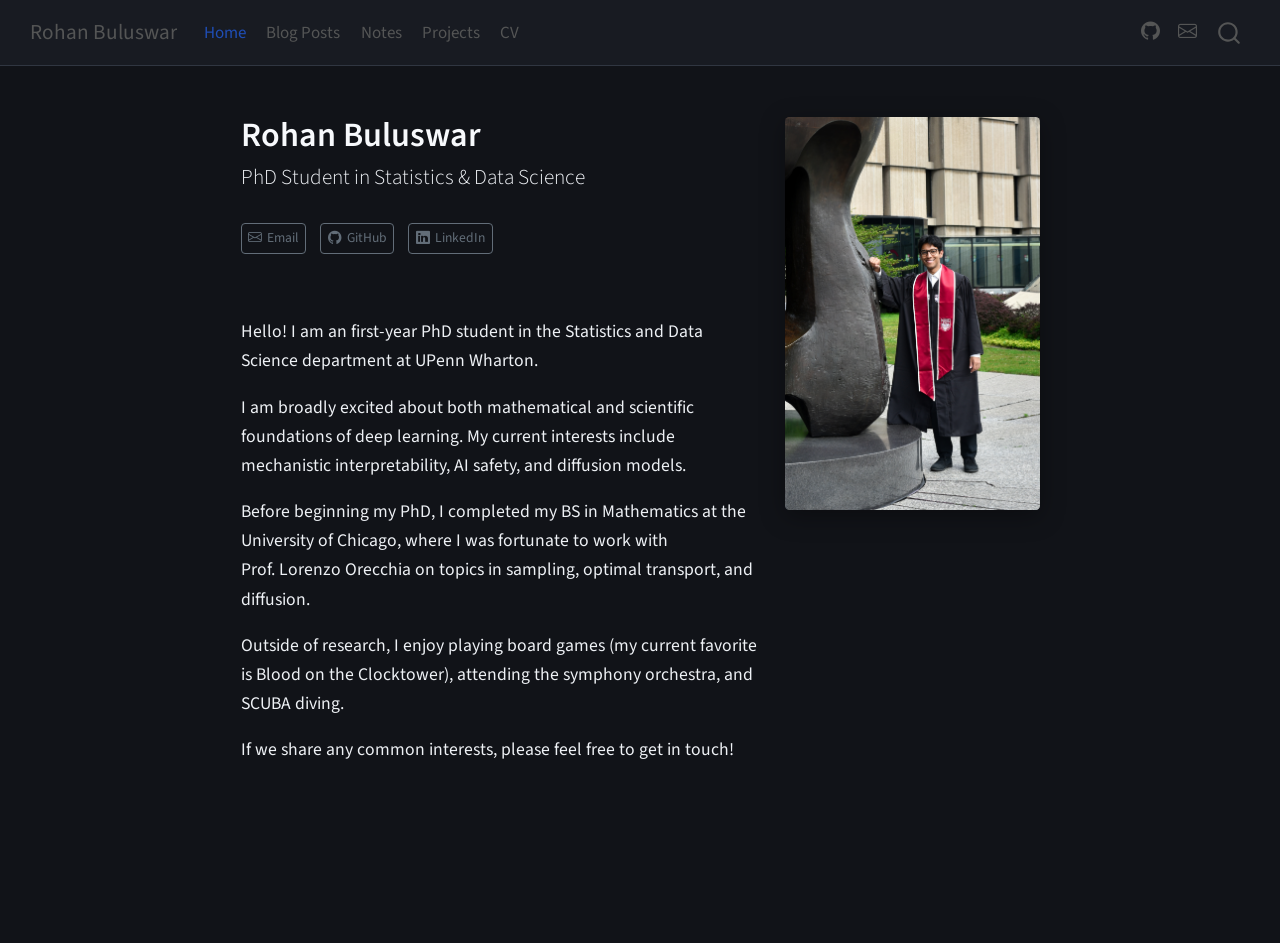
<file: docs/index.html>
<!DOCTYPE html>
<html xmlns="http://www.w3.org/1999/xhtml" lang="en" xml:lang="en"><head>

<meta charset="utf-8">
<meta name="generator" content="quarto-1.9.38">

<meta name="viewport" content="width=device-width, initial-scale=1.0, user-scalable=yes">


<title>Rohan Buluswar</title>
<style>
/* Default styles provided by pandoc.
** See https://pandoc.org/MANUAL.html#variables-for-html for config info.
*/
code{white-space: pre-wrap;}
span.smallcaps{font-variant: small-caps;}
div.columns{display: flex; gap: min(4vw, 1.5em);}
div.column{flex: auto; overflow-x: auto;}
div.hanging-indent{margin-left: 1.5em; text-indent: -1.5em;}
ul.task-list{list-style: none;}
ul.task-list li input[type="checkbox"] {
  width: 0.8em;
  margin: 0 0.8em 0.2em -1em; /* quarto-specific, see https://github.com/quarto-dev/quarto-cli/issues/4556 */ 
  vertical-align: middle;
}
</style>


<script src="site_libs/quarto-nav/quarto-nav.js"></script>
<script src="site_libs/clipboard/clipboard.min.js"></script>
<script src="site_libs/quarto-search/autocomplete.umd.js"></script>
<script src="site_libs/quarto-search/fuse.min.js"></script>
<script src="site_libs/quarto-search/quarto-search.js"></script>
<meta name="quarto:offset" content="./">
<script src="site_libs/quarto-html/quarto.js" type="module"></script>
<script src="site_libs/quarto-html/tabsets/tabsets.js" type="module"></script>
<script src="site_libs/quarto-html/popper.min.js"></script>
<script src="site_libs/quarto-html/tippy.umd.min.js"></script>
<link href="site_libs/quarto-html/tippy.css" rel="stylesheet">
<link href="site_libs/quarto-html/quarto-syntax-highlighting-15634bcf2e68342d4ad2dfa704d543f6.css" rel="stylesheet" id="quarto-text-highlighting-styles">
<script src="site_libs/bootstrap/bootstrap.min.js"></script>
<link href="site_libs/bootstrap/bootstrap-icons.css" rel="stylesheet">
<link href="site_libs/bootstrap/bootstrap-158031087360bce0ff56dc785ce39e06.min.css" rel="stylesheet" append-hash="true" id="quarto-bootstrap" data-mode="light">
<script id="quarto-search-options" type="application/json">{
  "location": "navbar",
  "copy-button": false,
  "collapse-after": 3,
  "panel-placement": "end",
  "type": "overlay",
  "limit": 50,
  "keyboard-shortcut": [
    "f",
    "/",
    "s"
  ],
  "show-item-context": false,
  "language": {
    "search-no-results-text": "No results",
    "search-matching-documents-text": "matching documents",
    "search-copy-link-title": "Copy link to search",
    "search-hide-matches-text": "Hide additional matches",
    "search-more-match-text": "more match in this document",
    "search-more-matches-text": "more matches in this document",
    "search-clear-button-title": "Clear",
    "search-text-placeholder": "",
    "search-detached-cancel-button-title": "Cancel",
    "search-submit-button-title": "Submit",
    "search-label": "Search"
  }
}</script>


<link rel="stylesheet" href="styles.css">
</head>

<body class="nav-fixed fullcontent quarto-light">

<div id="quarto-search-results"></div>
  <header id="quarto-header" class="headroom fixed-top">
    <nav class="navbar navbar-expand-lg " data-bs-theme="dark">
      <div class="navbar-container container-fluid">
      <div class="navbar-brand-container mx-auto">
    <a class="navbar-brand" href="./index.html">
    <span class="navbar-title">Rohan Buluswar</span>
    </a>
  </div>
            <div id="quarto-search" class="" title="Search"></div>
          <button class="navbar-toggler" type="button" data-bs-toggle="collapse" data-bs-target="#navbarCollapse" aria-controls="navbarCollapse" role="menu" aria-expanded="false" aria-label="Toggle navigation" onclick="if (window.quartoToggleHeadroom) { window.quartoToggleHeadroom(); }">
  <span class="navbar-toggler-icon"></span>
</button>
          <div class="collapse navbar-collapse" id="navbarCollapse">
            <ul class="navbar-nav navbar-nav-scroll me-auto">
  <li class="nav-item">
    <a class="nav-link active" href="./index.html" aria-current="page"> 
<span class="menu-text">Home</span></a>
  </li>  
  <li class="nav-item">
    <a class="nav-link" href="./posts/index.html"> 
<span class="menu-text">Blog Posts</span></a>
  </li>  
  <li class="nav-item">
    <a class="nav-link" href="./notes.html"> 
<span class="menu-text">Notes</span></a>
  </li>  
  <li class="nav-item">
    <a class="nav-link" href="./projects.html"> 
<span class="menu-text">Projects</span></a>
  </li>  
  <li class="nav-item">
    <a class="nav-link" href="./cv.html"> 
<span class="menu-text">CV</span></a>
  </li>  
</ul>
            <ul class="navbar-nav navbar-nav-scroll ms-auto">
  <li class="nav-item compact">
    <a class="nav-link" href="https://github.com/rbuluswar"> <i class="bi bi-github" role="img">
</i> 
<span class="menu-text"></span></a>
  </li>  
  <li class="nav-item compact">
    <a class="nav-link" href="mailto:buluswar@wharton.upenn.edu"> <i class="bi bi-envelope" role="img">
</i> 
<span class="menu-text"></span></a>
  </li>  
</ul>
          </div> <!-- /navcollapse -->
            <div class="quarto-navbar-tools">
</div>
      </div> <!-- /container-fluid -->
    </nav>
</header>
<!-- content -->
<div id="quarto-content" class="quarto-container page-columns page-rows-contents page-layout-article page-navbar">
<!-- sidebar -->
<!-- margin-sidebar -->
    
<!-- main -->
<div class="quarto-about-solana column-body">
  <div class="about-entity">
    <div class="entity-contents">
      <header id="title-block-header" class="quarto-title-block default">
<div class="quarto-title">
<h1 class="title">Rohan Buluswar</h1>
<p class="subtitle lead">PhD Student in Statistics &amp; Data Science</p>
</div>
<div class="quarto-title-meta">
  </div>
</header> <div class="about-links">
  <a href="mailto:buluswar@wharton.upenn.edu" class="about-link" rel="" target="">
    <i class="bi bi-envelope"></i>
     <span class="about-link-text">Email</span>
  </a>
  <a href="https://github.com/rbuluswar" class="about-link" rel="" target="">
    <i class="bi bi-github"></i>
     <span class="about-link-text">GitHub</span>
  </a>
  <a href="https://www.linkedin.com/in/rohan-buluswar-81295524b/" class="about-link" rel="" target="">
    <i class="bi bi-linkedin"></i>
     <span class="about-link-text">LinkedIn</span>
  </a>
</div>
      <div class="about-contents"><main class="content" id="quarto-document-content">
<p>Hello! I am an first-year PhD student in the Statistics and Data Science department at UPenn Wharton.</p>
<p>I am broadly excited about both mathematical and scientific foundations of deep learning. My current interests include mechanistic interpretability, AI safety, and diffusion models.</p>
<p>Before beginning my PhD, I completed my BS in Mathematics at the University of Chicago, where I was fortunate to work with Prof.&nbsp;Lorenzo Orecchia on topics in sampling, optimal transport, and diffusion.</p>
<p>Outside of research, I enjoy playing board games (my current favorite is Blood on the Clocktower), attending the symphony orchestra, and SCUBA diving.</p>
<p>If we share any common interests, please feel free to get in touch!</p>


</main></div>
    </div>
    <img src="profile.jpg" class="about-image
  rounded " style="width: 15em;">
  </div>
</div>
 <!-- /main -->
<script id="quarto-html-after-body" type="application/javascript">
  window.document.addEventListener("DOMContentLoaded", function (event) {
    const isCodeAnnotation = (el) => {
      for (const clz of el.classList) {
        if (clz.startsWith('code-annotation-')) {                     
          return true;
        }
      }
      return false;
    }
    const onCopySuccess = function(e) {
      // button target
      const button = e.trigger;
      // don't keep focus
      button.blur();
      // flash "checked"
      button.classList.add('code-copy-button-checked');
      var currentTitle = button.getAttribute("title");
      button.setAttribute("title", "Copied!");
      let tooltip;
      if (window.bootstrap) {
        button.setAttribute("data-bs-toggle", "tooltip");
        button.setAttribute("data-bs-placement", "left");
        button.setAttribute("data-bs-title", "Copied!");
        tooltip = new bootstrap.Tooltip(button, 
          { trigger: "manual", 
            customClass: "code-copy-button-tooltip",
            offset: [0, -8]});
        tooltip.show();    
      }
      setTimeout(function() {
        if (tooltip) {
          tooltip.hide();
          button.removeAttribute("data-bs-title");
          button.removeAttribute("data-bs-toggle");
          button.removeAttribute("data-bs-placement");
        }
        button.setAttribute("title", currentTitle);
        button.classList.remove('code-copy-button-checked');
      }, 1000);
      // clear code selection
      e.clearSelection();
    }
    const getTextToCopy = function(trigger) {
      const outerScaffold = trigger.parentElement.cloneNode(true);
      const codeEl = outerScaffold.querySelector('code');
      for (const childEl of codeEl.children) {
        if (isCodeAnnotation(childEl)) {
          childEl.remove();
        }
      }
      return codeEl.innerText;
    }
    const clipboard = new window.ClipboardJS('.code-copy-button:not([data-in-quarto-modal])', {
      text: getTextToCopy
    });
    clipboard.on('success', onCopySuccess);
    if (window.document.getElementById('quarto-embedded-source-code-modal')) {
      const clipboardModal = new window.ClipboardJS('.code-copy-button[data-in-quarto-modal]', {
        text: getTextToCopy,
        container: window.document.getElementById('quarto-embedded-source-code-modal')
      });
      clipboardModal.on('success', onCopySuccess);
    }
      var localhostRegex = new RegExp(/^(?:http|https):\/\/localhost\:?[0-9]*\//);
      var mailtoRegex = new RegExp(/^mailto:/);
        var filterRegex = new RegExp("https:\/\/rbuluswar\.github\.io");
      var isInternal = (href) => {
          return filterRegex.test(href) || localhostRegex.test(href) || mailtoRegex.test(href);
      }
      // Inspect non-navigation links and adorn them if external
     var links = window.document.querySelectorAll('a[href]:not(.nav-link):not(.navbar-brand):not(.toc-action):not(.sidebar-link):not(.sidebar-item-toggle):not(.pagination-link):not(.no-external):not([aria-hidden]):not(.dropdown-item):not(.quarto-navigation-tool):not(.about-link)');
      for (var i=0; i<links.length; i++) {
        const link = links[i];
        if (!isInternal(link.href)) {
          // undo the damage that might have been done by quarto-nav.js in the case of
          // links that we want to consider external
          if (link.dataset.originalHref !== undefined) {
            link.href = link.dataset.originalHref;
          }
        }
      }
    function tippyHover(el, contentFn, onTriggerFn, onUntriggerFn) {
      const config = {
        allowHTML: true,
        maxWidth: 500,
        delay: 100,
        arrow: false,
        appendTo: function(el) {
            return el.parentElement;
        },
        interactive: true,
        interactiveBorder: 10,
        theme: 'quarto',
        placement: 'bottom-start',
      };
      if (contentFn) {
        config.content = contentFn;
      }
      if (onTriggerFn) {
        config.onTrigger = onTriggerFn;
      }
      if (onUntriggerFn) {
        config.onUntrigger = onUntriggerFn;
      }
      window.tippy(el, config); 
    }
    const noterefs = window.document.querySelectorAll('a[role="doc-noteref"]');
    for (var i=0; i<noterefs.length; i++) {
      const ref = noterefs[i];
      tippyHover(ref, function() {
        // use id or data attribute instead here
        let href = ref.getAttribute('data-footnote-href') || ref.getAttribute('href');
        try { href = new URL(href).hash; } catch {}
        const id = href.replace(/^#\/?/, "");
        const note = window.document.getElementById(id);
        if (note) {
          return note.innerHTML;
        } else {
          return "";
        }
      });
    }
    const xrefs = window.document.querySelectorAll('a.quarto-xref');
    const processXRef = (id, note) => {
      // Strip column container classes
      const stripColumnClz = (el) => {
        el.classList.remove("page-full", "page-columns");
        if (el.children) {
          for (const child of el.children) {
            stripColumnClz(child);
          }
        }
      }
      stripColumnClz(note)
      if (id === null || id.startsWith('sec-')) {
        // Special case sections, only their first couple elements
        const container = document.createElement("div");
        if (note.children && note.children.length > 2) {
          container.appendChild(note.children[0].cloneNode(true));
          for (let i = 1; i < note.children.length; i++) {
            const child = note.children[i];
            if (child.tagName === "P" && child.innerText === "") {
              continue;
            } else {
              container.appendChild(child.cloneNode(true));
              break;
            }
          }
          if (window.Quarto?.typesetMath) {
            window.Quarto.typesetMath(container);
          }
          return container.innerHTML
        } else {
          if (window.Quarto?.typesetMath) {
            window.Quarto.typesetMath(note);
          }
          return note.innerHTML;
        }
      } else {
        // Remove any anchor links if they are present
        const anchorLink = note.querySelector('a.anchorjs-link');
        if (anchorLink) {
          anchorLink.remove();
        }
        if (window.Quarto?.typesetMath) {
          window.Quarto.typesetMath(note);
        }
        if (note.classList.contains("callout")) {
          return note.outerHTML;
        } else {
          return note.innerHTML;
        }
      }
    }
    for (var i=0; i<xrefs.length; i++) {
      const xref = xrefs[i];
      tippyHover(xref, undefined, function(instance) {
        instance.disable();
        let url = xref.getAttribute('href');
        let hash = undefined; 
        if (url.startsWith('#')) {
          hash = url;
        } else {
          try { hash = new URL(url).hash; } catch {}
        }
        if (hash) {
          const id = hash.replace(/^#\/?/, "");
          const note = window.document.getElementById(id);
          if (note !== null) {
            try {
              const html = processXRef(id, note.cloneNode(true));
              instance.setContent(html);
            } finally {
              instance.enable();
              instance.show();
            }
          } else {
            // See if we can fetch this
            fetch(url.split('#')[0])
            .then(res => res.text())
            .then(html => {
              const parser = new DOMParser();
              const htmlDoc = parser.parseFromString(html, "text/html");
              const note = htmlDoc.getElementById(id);
              if (note !== null) {
                const html = processXRef(id, note);
                instance.setContent(html);
              } 
            }).finally(() => {
              instance.enable();
              instance.show();
            });
          }
        } else {
          // See if we can fetch a full url (with no hash to target)
          // This is a special case and we should probably do some content thinning / targeting
          fetch(url)
          .then(res => res.text())
          .then(html => {
            const parser = new DOMParser();
            const htmlDoc = parser.parseFromString(html, "text/html");
            const note = htmlDoc.querySelector('main.content');
            if (note !== null) {
              // This should only happen for chapter cross references
              // (since there is no id in the URL)
              // remove the first header
              if (note.children.length > 0 && note.children[0].tagName === "HEADER") {
                note.children[0].remove();
              }
              const html = processXRef(null, note);
              instance.setContent(html);
            } 
          }).finally(() => {
            instance.enable();
            instance.show();
          });
        }
      }, function(instance) {
      });
    }
        let selectedAnnoteEl;
        const selectorForAnnotation = ( cell, annotation) => {
          let cellAttr = 'data-code-cell="' + cell + '"';
          let lineAttr = 'data-code-annotation="' +  annotation + '"';
          const selector = 'span[' + cellAttr + '][' + lineAttr + ']';
          return selector;
        }
        const selectCodeLines = (annoteEl) => {
          const doc = window.document;
          const targetCell = annoteEl.getAttribute("data-target-cell");
          const targetAnnotation = annoteEl.getAttribute("data-target-annotation");
          const annoteSpan = window.document.querySelector(selectorForAnnotation(targetCell, targetAnnotation));
          const lines = annoteSpan.getAttribute("data-code-lines").split(",");
          const lineIds = lines.map((line) => {
            return targetCell + "-" + line;
          })
          let top = null;
          let height = null;
          let parent = null;
          if (lineIds.length > 0) {
              //compute the position of the single el (top and bottom and make a div)
              const el = window.document.getElementById(lineIds[0]);
              top = el.offsetTop;
              height = el.offsetHeight;
              parent = el.parentElement.parentElement;
            if (lineIds.length > 1) {
              const lastEl = window.document.getElementById(lineIds[lineIds.length - 1]);
              const bottom = lastEl.offsetTop + lastEl.offsetHeight;
              height = bottom - top;
            }
            if (top !== null && height !== null && parent !== null) {
              // cook up a div (if necessary) and position it 
              let div = window.document.getElementById("code-annotation-line-highlight");
              if (div === null) {
                div = window.document.createElement("div");
                div.setAttribute("id", "code-annotation-line-highlight");
                div.style.position = 'absolute';
                parent.appendChild(div);
              }
              div.style.top = top - 2 + "px";
              div.style.height = height + 4 + "px";
              div.style.left = 0;
              let gutterDiv = window.document.getElementById("code-annotation-line-highlight-gutter");
              if (gutterDiv === null) {
                gutterDiv = window.document.createElement("div");
                gutterDiv.setAttribute("id", "code-annotation-line-highlight-gutter");
                gutterDiv.style.position = 'absolute';
                const codeCell = window.document.getElementById(targetCell);
                const gutter = codeCell.querySelector('.code-annotation-gutter');
                gutter.appendChild(gutterDiv);
              }
              gutterDiv.style.top = top - 2 + "px";
              gutterDiv.style.height = height + 4 + "px";
            }
            selectedAnnoteEl = annoteEl;
          }
        };
        const unselectCodeLines = () => {
          const elementsIds = ["code-annotation-line-highlight", "code-annotation-line-highlight-gutter"];
          elementsIds.forEach((elId) => {
            const div = window.document.getElementById(elId);
            if (div) {
              div.remove();
            }
          });
          selectedAnnoteEl = undefined;
        };
          // Handle positioning of the toggle
      window.addEventListener(
        "resize",
        throttle(() => {
          elRect = undefined;
          if (selectedAnnoteEl) {
            selectCodeLines(selectedAnnoteEl);
          }
        }, 10)
      );
      function throttle(fn, ms) {
      let throttle = false;
      let timer;
        return (...args) => {
          if(!throttle) { // first call gets through
              fn.apply(this, args);
              throttle = true;
          } else { // all the others get throttled
              if(timer) clearTimeout(timer); // cancel #2
              timer = setTimeout(() => {
                fn.apply(this, args);
                timer = throttle = false;
              }, ms);
          }
        };
      }
        // Attach click handler to the DT
        const annoteDls = window.document.querySelectorAll('dt[data-target-cell]');
        for (const annoteDlNode of annoteDls) {
          annoteDlNode.addEventListener('click', (event) => {
            const clickedEl = event.target;
            if (clickedEl !== selectedAnnoteEl) {
              unselectCodeLines();
              const activeEl = window.document.querySelector('dt[data-target-cell].code-annotation-active');
              if (activeEl) {
                activeEl.classList.remove('code-annotation-active');
              }
              selectCodeLines(clickedEl);
              clickedEl.classList.add('code-annotation-active');
            } else {
              // Unselect the line
              unselectCodeLines();
              clickedEl.classList.remove('code-annotation-active');
            }
          });
        }
    const findCites = (el) => {
      const parentEl = el.parentElement;
      if (parentEl) {
        const cites = parentEl.dataset.cites;
        if (cites) {
          return {
            el,
            cites: cites.split(' ')
          };
        } else {
          return findCites(el.parentElement)
        }
      } else {
        return undefined;
      }
    };
    var bibliorefs = window.document.querySelectorAll('a[role="doc-biblioref"]');
    for (var i=0; i<bibliorefs.length; i++) {
      const ref = bibliorefs[i];
      const citeInfo = findCites(ref);
      if (citeInfo) {
        tippyHover(citeInfo.el, function() {
          var popup = window.document.createElement('div');
          citeInfo.cites.forEach(function(cite) {
            var citeDiv = window.document.createElement('div');
            citeDiv.classList.add('hanging-indent');
            citeDiv.classList.add('csl-entry');
            var biblioDiv = window.document.getElementById('ref-' + cite);
            if (biblioDiv) {
              citeDiv.innerHTML = biblioDiv.innerHTML;
            }
            popup.appendChild(citeDiv);
          });
          return popup.innerHTML;
        });
      }
    }
  });
  </script>
</div> <!-- /content -->




</body></html>
</file>
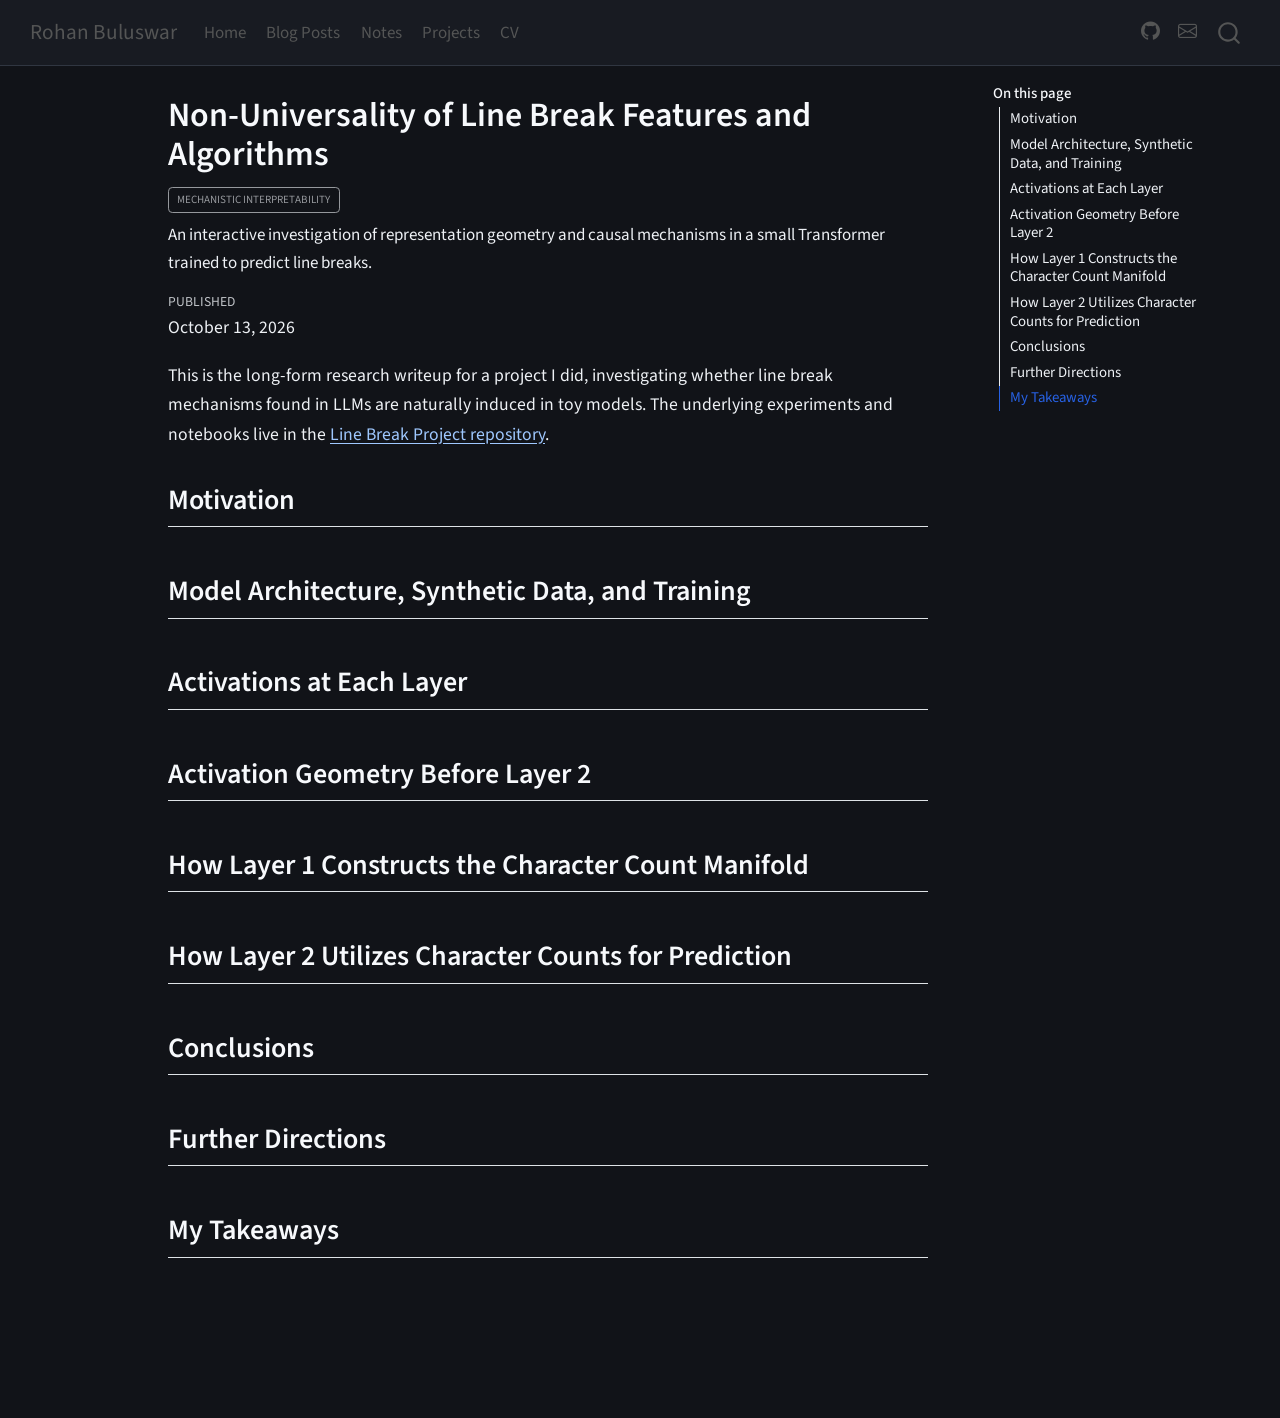
<file: docs/posts/line-break-project/index.html>
<!DOCTYPE html>
<html xmlns="http://www.w3.org/1999/xhtml" lang="en" xml:lang="en"><head>

<meta charset="utf-8">
<meta name="generator" content="quarto-1.9.38">

<meta name="viewport" content="width=device-width, initial-scale=1.0, user-scalable=yes">

<meta name="dcterms.date" content="2026-10-13">
<meta name="description" content="An interactive investigation of representation geometry and causal mechanisms in a small Transformer trained to predict line breaks.">

<title>Non-Universality of Line Break Features and Algorithms – Rohan Buluswar</title>
<style>
/* Default styles provided by pandoc.
** See https://pandoc.org/MANUAL.html#variables-for-html for config info.
*/
code{white-space: pre-wrap;}
span.smallcaps{font-variant: small-caps;}
div.columns{display: flex; gap: min(4vw, 1.5em);}
div.column{flex: auto; overflow-x: auto;}
div.hanging-indent{margin-left: 1.5em; text-indent: -1.5em;}
ul.task-list{list-style: none;}
ul.task-list li input[type="checkbox"] {
  width: 0.8em;
  margin: 0 0.8em 0.2em -1em; /* quarto-specific, see https://github.com/quarto-dev/quarto-cli/issues/4556 */ 
  vertical-align: middle;
}
</style>


<script src="../../site_libs/quarto-nav/quarto-nav.js"></script>
<script src="../../site_libs/clipboard/clipboard.min.js"></script>
<script src="../../site_libs/quarto-search/autocomplete.umd.js"></script>
<script src="../../site_libs/quarto-search/fuse.min.js"></script>
<script src="../../site_libs/quarto-search/quarto-search.js"></script>
<meta name="quarto:offset" content="../../">
<script src="../../site_libs/quarto-html/quarto.js" type="module"></script>
<script src="../../site_libs/quarto-html/tabsets/tabsets.js" type="module"></script>
<script src="../../site_libs/quarto-html/popper.min.js"></script>
<script src="../../site_libs/quarto-html/tippy.umd.min.js"></script>
<script src="../../site_libs/quarto-html/anchor.min.js"></script>
<link href="../../site_libs/quarto-html/tippy.css" rel="stylesheet">
<link href="../../site_libs/quarto-html/quarto-syntax-highlighting-15634bcf2e68342d4ad2dfa704d543f6.css" rel="stylesheet" id="quarto-text-highlighting-styles">
<script src="../../site_libs/bootstrap/bootstrap.min.js"></script>
<link href="../../site_libs/bootstrap/bootstrap-icons.css" rel="stylesheet">
<link href="../../site_libs/bootstrap/bootstrap-158031087360bce0ff56dc785ce39e06.min.css" rel="stylesheet" append-hash="true" id="quarto-bootstrap" data-mode="light">
<script id="quarto-search-options" type="application/json">{
  "location": "navbar",
  "copy-button": false,
  "collapse-after": 3,
  "panel-placement": "end",
  "type": "overlay",
  "limit": 50,
  "keyboard-shortcut": [
    "f",
    "/",
    "s"
  ],
  "show-item-context": false,
  "language": {
    "search-no-results-text": "No results",
    "search-matching-documents-text": "matching documents",
    "search-copy-link-title": "Copy link to search",
    "search-hide-matches-text": "Hide additional matches",
    "search-more-match-text": "more match in this document",
    "search-more-matches-text": "more matches in this document",
    "search-clear-button-title": "Clear",
    "search-text-placeholder": "",
    "search-detached-cancel-button-title": "Cancel",
    "search-submit-button-title": "Submit",
    "search-label": "Search"
  }
}</script>


<link rel="stylesheet" href="../../styles.css">
</head>

<body class="nav-fixed quarto-light">

<div id="quarto-search-results"></div>
  <header id="quarto-header" class="headroom fixed-top">
    <nav class="navbar navbar-expand-lg " data-bs-theme="dark">
      <div class="navbar-container container-fluid">
      <div class="navbar-brand-container mx-auto">
    <a class="navbar-brand" href="../../index.html">
    <span class="navbar-title">Rohan Buluswar</span>
    </a>
  </div>
            <div id="quarto-search" class="" title="Search"></div>
          <button class="navbar-toggler" type="button" data-bs-toggle="collapse" data-bs-target="#navbarCollapse" aria-controls="navbarCollapse" role="menu" aria-expanded="false" aria-label="Toggle navigation" onclick="if (window.quartoToggleHeadroom) { window.quartoToggleHeadroom(); }">
  <span class="navbar-toggler-icon"></span>
</button>
          <div class="collapse navbar-collapse" id="navbarCollapse">
            <ul class="navbar-nav navbar-nav-scroll me-auto">
  <li class="nav-item">
    <a class="nav-link" href="../../index.html"> 
<span class="menu-text">Home</span></a>
  </li>  
  <li class="nav-item">
    <a class="nav-link" href="../../posts/index.html"> 
<span class="menu-text">Blog Posts</span></a>
  </li>  
  <li class="nav-item">
    <a class="nav-link" href="../../notes.html"> 
<span class="menu-text">Notes</span></a>
  </li>  
  <li class="nav-item">
    <a class="nav-link" href="../../projects.html"> 
<span class="menu-text">Projects</span></a>
  </li>  
  <li class="nav-item">
    <a class="nav-link" href="../../cv.html"> 
<span class="menu-text">CV</span></a>
  </li>  
</ul>
            <ul class="navbar-nav navbar-nav-scroll ms-auto">
  <li class="nav-item compact">
    <a class="nav-link" href="https://github.com/rbuluswar"> <i class="bi bi-github" role="img">
</i> 
<span class="menu-text"></span></a>
  </li>  
  <li class="nav-item compact">
    <a class="nav-link" href="mailto:buluswar@wharton.upenn.edu"> <i class="bi bi-envelope" role="img">
</i> 
<span class="menu-text"></span></a>
  </li>  
</ul>
          </div> <!-- /navcollapse -->
            <div class="quarto-navbar-tools">
</div>
      </div> <!-- /container-fluid -->
    </nav>
</header>
<!-- content -->
<div id="quarto-content" class="quarto-container page-columns page-rows-contents page-layout-article page-navbar">
<!-- sidebar -->
<!-- margin-sidebar -->
    <div id="quarto-margin-sidebar" class="sidebar margin-sidebar">
        <nav id="TOC" role="doc-toc" class="toc-active">
    <h2 id="toc-title">On this page</h2>
   
  <ul>
  <li><a href="#motivation" id="toc-motivation" class="nav-link active" data-scroll-target="#motivation">Motivation</a></li>
  <li><a href="#model-architecture-synthetic-data-and-training" id="toc-model-architecture-synthetic-data-and-training" class="nav-link" data-scroll-target="#model-architecture-synthetic-data-and-training">Model Architecture, Synthetic Data, and Training</a></li>
  <li><a href="#activations-at-each-layer" id="toc-activations-at-each-layer" class="nav-link" data-scroll-target="#activations-at-each-layer">Activations at Each Layer</a></li>
  <li><a href="#activation-geometry-before-layer-2" id="toc-activation-geometry-before-layer-2" class="nav-link" data-scroll-target="#activation-geometry-before-layer-2">Activation Geometry Before Layer 2</a></li>
  <li><a href="#how-layer-1-constructs-the-character-count-manifold" id="toc-how-layer-1-constructs-the-character-count-manifold" class="nav-link" data-scroll-target="#how-layer-1-constructs-the-character-count-manifold">How Layer 1 Constructs the Character Count Manifold</a></li>
  <li><a href="#how-layer-2-utilizes-character-counts-for-prediction" id="toc-how-layer-2-utilizes-character-counts-for-prediction" class="nav-link" data-scroll-target="#how-layer-2-utilizes-character-counts-for-prediction">How Layer 2 Utilizes Character Counts for Prediction</a></li>
  <li><a href="#conclusions" id="toc-conclusions" class="nav-link" data-scroll-target="#conclusions">Conclusions</a></li>
  <li><a href="#further-directions" id="toc-further-directions" class="nav-link" data-scroll-target="#further-directions">Further Directions</a></li>
  <li><a href="#my-takeaways" id="toc-my-takeaways" class="nav-link" data-scroll-target="#my-takeaways">My Takeaways</a></li>
  </ul>
</nav>
    </div>
<!-- main -->
<main class="content" id="quarto-document-content">

<header id="title-block-header" class="quarto-title-block default">
<div class="quarto-title">
<h1 class="title">Non-Universality of Line Break Features and Algorithms</h1>
  <div class="quarto-categories">
    <div class="quarto-category">mechanistic interpretability</div>
  </div>
  </div>

<div>
  <div class="description">
    An interactive investigation of representation geometry and causal mechanisms in a small Transformer trained to predict line breaks.
  </div>
</div>


<div class="quarto-title-meta">

    
    <div>
    <div class="quarto-title-meta-heading">Published</div>
    <div class="quarto-title-meta-contents">
      <p class="date">October 13, 2026</p>
    </div>
  </div>
  
    
  </div>
  


</header>


<p>This is the long-form research writeup for a project I did, investigating whether line break mechanisms found in LLMs are naturally induced in toy models. The underlying experiments and notebooks live in the <a href="https://github.com/rbuluswar/Line-Break-Project">Line Break Project repository</a>.</p>
<section id="motivation" class="level2">
<h2 class="anchored" data-anchor-id="motivation">Motivation</h2>
</section>
<section id="model-architecture-synthetic-data-and-training" class="level2">
<h2 class="anchored" data-anchor-id="model-architecture-synthetic-data-and-training">Model Architecture, Synthetic Data, and Training</h2>
</section>
<section id="activations-at-each-layer" class="level2">
<h2 class="anchored" data-anchor-id="activations-at-each-layer">Activations at Each Layer</h2>
</section>
<section id="activation-geometry-before-layer-2" class="level2">
<h2 class="anchored" data-anchor-id="activation-geometry-before-layer-2">Activation Geometry Before Layer 2</h2>
</section>
<section id="how-layer-1-constructs-the-character-count-manifold" class="level2">
<h2 class="anchored" data-anchor-id="how-layer-1-constructs-the-character-count-manifold">How Layer 1 Constructs the Character Count Manifold</h2>
</section>
<section id="how-layer-2-utilizes-character-counts-for-prediction" class="level2">
<h2 class="anchored" data-anchor-id="how-layer-2-utilizes-character-counts-for-prediction">How Layer 2 Utilizes Character Counts for Prediction</h2>
</section>
<section id="conclusions" class="level2">
<h2 class="anchored" data-anchor-id="conclusions">Conclusions</h2>
</section>
<section id="further-directions" class="level2">
<h2 class="anchored" data-anchor-id="further-directions">Further Directions</h2>
</section>
<section id="my-takeaways" class="level2">
<h2 class="anchored" data-anchor-id="my-takeaways">My Takeaways</h2>


</section>

</main> <!-- /main -->
<script id="quarto-html-after-body" type="application/javascript">
  window.document.addEventListener("DOMContentLoaded", function (event) {
    const icon = "";
    const anchorJS = new window.AnchorJS();
    anchorJS.options = {
      placement: 'right',
      icon: icon
    };
    anchorJS.add('.anchored');
    const isCodeAnnotation = (el) => {
      for (const clz of el.classList) {
        if (clz.startsWith('code-annotation-')) {                     
          return true;
        }
      }
      return false;
    }
    const onCopySuccess = function(e) {
      // button target
      const button = e.trigger;
      // don't keep focus
      button.blur();
      // flash "checked"
      button.classList.add('code-copy-button-checked');
      var currentTitle = button.getAttribute("title");
      button.setAttribute("title", "Copied!");
      let tooltip;
      if (window.bootstrap) {
        button.setAttribute("data-bs-toggle", "tooltip");
        button.setAttribute("data-bs-placement", "left");
        button.setAttribute("data-bs-title", "Copied!");
        tooltip = new bootstrap.Tooltip(button, 
          { trigger: "manual", 
            customClass: "code-copy-button-tooltip",
            offset: [0, -8]});
        tooltip.show();    
      }
      setTimeout(function() {
        if (tooltip) {
          tooltip.hide();
          button.removeAttribute("data-bs-title");
          button.removeAttribute("data-bs-toggle");
          button.removeAttribute("data-bs-placement");
        }
        button.setAttribute("title", currentTitle);
        button.classList.remove('code-copy-button-checked');
      }, 1000);
      // clear code selection
      e.clearSelection();
    }
    const getTextToCopy = function(trigger) {
      const outerScaffold = trigger.parentElement.cloneNode(true);
      const codeEl = outerScaffold.querySelector('code');
      for (const childEl of codeEl.children) {
        if (isCodeAnnotation(childEl)) {
          childEl.remove();
        }
      }
      return codeEl.innerText;
    }
    const clipboard = new window.ClipboardJS('.code-copy-button:not([data-in-quarto-modal])', {
      text: getTextToCopy
    });
    clipboard.on('success', onCopySuccess);
    if (window.document.getElementById('quarto-embedded-source-code-modal')) {
      const clipboardModal = new window.ClipboardJS('.code-copy-button[data-in-quarto-modal]', {
        text: getTextToCopy,
        container: window.document.getElementById('quarto-embedded-source-code-modal')
      });
      clipboardModal.on('success', onCopySuccess);
    }
      var localhostRegex = new RegExp(/^(?:http|https):\/\/localhost\:?[0-9]*\//);
      var mailtoRegex = new RegExp(/^mailto:/);
        var filterRegex = new RegExp("https:\/\/rbuluswar\.github\.io");
      var isInternal = (href) => {
          return filterRegex.test(href) || localhostRegex.test(href) || mailtoRegex.test(href);
      }
      // Inspect non-navigation links and adorn them if external
     var links = window.document.querySelectorAll('a[href]:not(.nav-link):not(.navbar-brand):not(.toc-action):not(.sidebar-link):not(.sidebar-item-toggle):not(.pagination-link):not(.no-external):not([aria-hidden]):not(.dropdown-item):not(.quarto-navigation-tool):not(.about-link)');
      for (var i=0; i<links.length; i++) {
        const link = links[i];
        if (!isInternal(link.href)) {
          // undo the damage that might have been done by quarto-nav.js in the case of
          // links that we want to consider external
          if (link.dataset.originalHref !== undefined) {
            link.href = link.dataset.originalHref;
          }
        }
      }
    function tippyHover(el, contentFn, onTriggerFn, onUntriggerFn) {
      const config = {
        allowHTML: true,
        maxWidth: 500,
        delay: 100,
        arrow: false,
        appendTo: function(el) {
            return el.parentElement;
        },
        interactive: true,
        interactiveBorder: 10,
        theme: 'quarto',
        placement: 'bottom-start',
      };
      if (contentFn) {
        config.content = contentFn;
      }
      if (onTriggerFn) {
        config.onTrigger = onTriggerFn;
      }
      if (onUntriggerFn) {
        config.onUntrigger = onUntriggerFn;
      }
      window.tippy(el, config); 
    }
    const noterefs = window.document.querySelectorAll('a[role="doc-noteref"]');
    for (var i=0; i<noterefs.length; i++) {
      const ref = noterefs[i];
      tippyHover(ref, function() {
        // use id or data attribute instead here
        let href = ref.getAttribute('data-footnote-href') || ref.getAttribute('href');
        try { href = new URL(href).hash; } catch {}
        const id = href.replace(/^#\/?/, "");
        const note = window.document.getElementById(id);
        if (note) {
          return note.innerHTML;
        } else {
          return "";
        }
      });
    }
    const xrefs = window.document.querySelectorAll('a.quarto-xref');
    const processXRef = (id, note) => {
      // Strip column container classes
      const stripColumnClz = (el) => {
        el.classList.remove("page-full", "page-columns");
        if (el.children) {
          for (const child of el.children) {
            stripColumnClz(child);
          }
        }
      }
      stripColumnClz(note)
      if (id === null || id.startsWith('sec-')) {
        // Special case sections, only their first couple elements
        const container = document.createElement("div");
        if (note.children && note.children.length > 2) {
          container.appendChild(note.children[0].cloneNode(true));
          for (let i = 1; i < note.children.length; i++) {
            const child = note.children[i];
            if (child.tagName === "P" && child.innerText === "") {
              continue;
            } else {
              container.appendChild(child.cloneNode(true));
              break;
            }
          }
          if (window.Quarto?.typesetMath) {
            window.Quarto.typesetMath(container);
          }
          return container.innerHTML
        } else {
          if (window.Quarto?.typesetMath) {
            window.Quarto.typesetMath(note);
          }
          return note.innerHTML;
        }
      } else {
        // Remove any anchor links if they are present
        const anchorLink = note.querySelector('a.anchorjs-link');
        if (anchorLink) {
          anchorLink.remove();
        }
        if (window.Quarto?.typesetMath) {
          window.Quarto.typesetMath(note);
        }
        if (note.classList.contains("callout")) {
          return note.outerHTML;
        } else {
          return note.innerHTML;
        }
      }
    }
    for (var i=0; i<xrefs.length; i++) {
      const xref = xrefs[i];
      tippyHover(xref, undefined, function(instance) {
        instance.disable();
        let url = xref.getAttribute('href');
        let hash = undefined; 
        if (url.startsWith('#')) {
          hash = url;
        } else {
          try { hash = new URL(url).hash; } catch {}
        }
        if (hash) {
          const id = hash.replace(/^#\/?/, "");
          const note = window.document.getElementById(id);
          if (note !== null) {
            try {
              const html = processXRef(id, note.cloneNode(true));
              instance.setContent(html);
            } finally {
              instance.enable();
              instance.show();
            }
          } else {
            // See if we can fetch this
            fetch(url.split('#')[0])
            .then(res => res.text())
            .then(html => {
              const parser = new DOMParser();
              const htmlDoc = parser.parseFromString(html, "text/html");
              const note = htmlDoc.getElementById(id);
              if (note !== null) {
                const html = processXRef(id, note);
                instance.setContent(html);
              } 
            }).finally(() => {
              instance.enable();
              instance.show();
            });
          }
        } else {
          // See if we can fetch a full url (with no hash to target)
          // This is a special case and we should probably do some content thinning / targeting
          fetch(url)
          .then(res => res.text())
          .then(html => {
            const parser = new DOMParser();
            const htmlDoc = parser.parseFromString(html, "text/html");
            const note = htmlDoc.querySelector('main.content');
            if (note !== null) {
              // This should only happen for chapter cross references
              // (since there is no id in the URL)
              // remove the first header
              if (note.children.length > 0 && note.children[0].tagName === "HEADER") {
                note.children[0].remove();
              }
              const html = processXRef(null, note);
              instance.setContent(html);
            } 
          }).finally(() => {
            instance.enable();
            instance.show();
          });
        }
      }, function(instance) {
      });
    }
        let selectedAnnoteEl;
        const selectorForAnnotation = ( cell, annotation) => {
          let cellAttr = 'data-code-cell="' + cell + '"';
          let lineAttr = 'data-code-annotation="' +  annotation + '"';
          const selector = 'span[' + cellAttr + '][' + lineAttr + ']';
          return selector;
        }
        const selectCodeLines = (annoteEl) => {
          const doc = window.document;
          const targetCell = annoteEl.getAttribute("data-target-cell");
          const targetAnnotation = annoteEl.getAttribute("data-target-annotation");
          const annoteSpan = window.document.querySelector(selectorForAnnotation(targetCell, targetAnnotation));
          const lines = annoteSpan.getAttribute("data-code-lines").split(",");
          const lineIds = lines.map((line) => {
            return targetCell + "-" + line;
          })
          let top = null;
          let height = null;
          let parent = null;
          if (lineIds.length > 0) {
              //compute the position of the single el (top and bottom and make a div)
              const el = window.document.getElementById(lineIds[0]);
              top = el.offsetTop;
              height = el.offsetHeight;
              parent = el.parentElement.parentElement;
            if (lineIds.length > 1) {
              const lastEl = window.document.getElementById(lineIds[lineIds.length - 1]);
              const bottom = lastEl.offsetTop + lastEl.offsetHeight;
              height = bottom - top;
            }
            if (top !== null && height !== null && parent !== null) {
              // cook up a div (if necessary) and position it 
              let div = window.document.getElementById("code-annotation-line-highlight");
              if (div === null) {
                div = window.document.createElement("div");
                div.setAttribute("id", "code-annotation-line-highlight");
                div.style.position = 'absolute';
                parent.appendChild(div);
              }
              div.style.top = top - 2 + "px";
              div.style.height = height + 4 + "px";
              div.style.left = 0;
              let gutterDiv = window.document.getElementById("code-annotation-line-highlight-gutter");
              if (gutterDiv === null) {
                gutterDiv = window.document.createElement("div");
                gutterDiv.setAttribute("id", "code-annotation-line-highlight-gutter");
                gutterDiv.style.position = 'absolute';
                const codeCell = window.document.getElementById(targetCell);
                const gutter = codeCell.querySelector('.code-annotation-gutter');
                gutter.appendChild(gutterDiv);
              }
              gutterDiv.style.top = top - 2 + "px";
              gutterDiv.style.height = height + 4 + "px";
            }
            selectedAnnoteEl = annoteEl;
          }
        };
        const unselectCodeLines = () => {
          const elementsIds = ["code-annotation-line-highlight", "code-annotation-line-highlight-gutter"];
          elementsIds.forEach((elId) => {
            const div = window.document.getElementById(elId);
            if (div) {
              div.remove();
            }
          });
          selectedAnnoteEl = undefined;
        };
          // Handle positioning of the toggle
      window.addEventListener(
        "resize",
        throttle(() => {
          elRect = undefined;
          if (selectedAnnoteEl) {
            selectCodeLines(selectedAnnoteEl);
          }
        }, 10)
      );
      function throttle(fn, ms) {
      let throttle = false;
      let timer;
        return (...args) => {
          if(!throttle) { // first call gets through
              fn.apply(this, args);
              throttle = true;
          } else { // all the others get throttled
              if(timer) clearTimeout(timer); // cancel #2
              timer = setTimeout(() => {
                fn.apply(this, args);
                timer = throttle = false;
              }, ms);
          }
        };
      }
        // Attach click handler to the DT
        const annoteDls = window.document.querySelectorAll('dt[data-target-cell]');
        for (const annoteDlNode of annoteDls) {
          annoteDlNode.addEventListener('click', (event) => {
            const clickedEl = event.target;
            if (clickedEl !== selectedAnnoteEl) {
              unselectCodeLines();
              const activeEl = window.document.querySelector('dt[data-target-cell].code-annotation-active');
              if (activeEl) {
                activeEl.classList.remove('code-annotation-active');
              }
              selectCodeLines(clickedEl);
              clickedEl.classList.add('code-annotation-active');
            } else {
              // Unselect the line
              unselectCodeLines();
              clickedEl.classList.remove('code-annotation-active');
            }
          });
        }
    const findCites = (el) => {
      const parentEl = el.parentElement;
      if (parentEl) {
        const cites = parentEl.dataset.cites;
        if (cites) {
          return {
            el,
            cites: cites.split(' ')
          };
        } else {
          return findCites(el.parentElement)
        }
      } else {
        return undefined;
      }
    };
    var bibliorefs = window.document.querySelectorAll('a[role="doc-biblioref"]');
    for (var i=0; i<bibliorefs.length; i++) {
      const ref = bibliorefs[i];
      const citeInfo = findCites(ref);
      if (citeInfo) {
        tippyHover(citeInfo.el, function() {
          var popup = window.document.createElement('div');
          citeInfo.cites.forEach(function(cite) {
            var citeDiv = window.document.createElement('div');
            citeDiv.classList.add('hanging-indent');
            citeDiv.classList.add('csl-entry');
            var biblioDiv = window.document.getElementById('ref-' + cite);
            if (biblioDiv) {
              citeDiv.innerHTML = biblioDiv.innerHTML;
            }
            popup.appendChild(citeDiv);
          });
          return popup.innerHTML;
        });
      }
    }
  });
  </script>
</div> <!-- /content -->




</body></html>
</file>
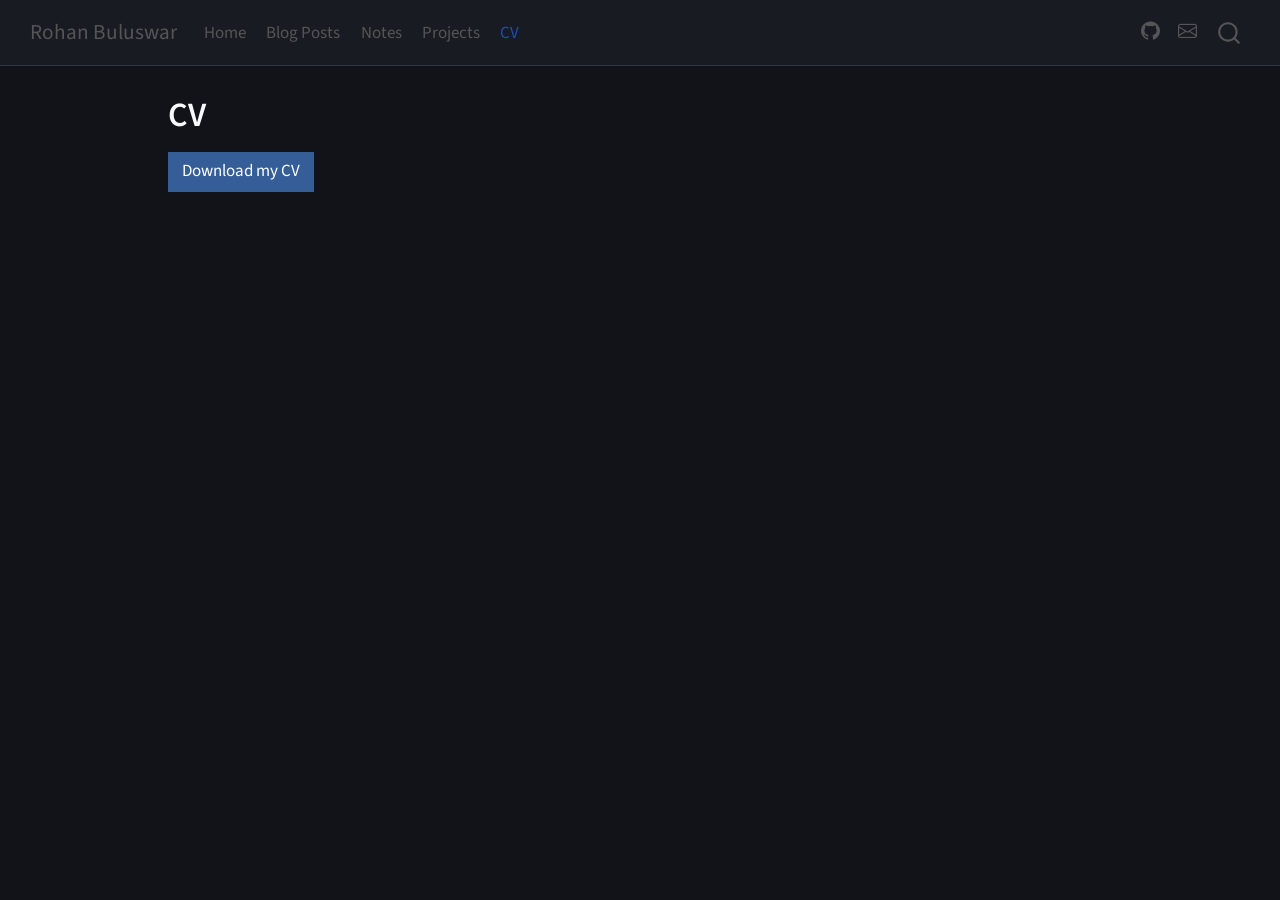
<file: docs/cv.html>
<!DOCTYPE html>
<html xmlns="http://www.w3.org/1999/xhtml" lang="en" xml:lang="en"><head>

<meta charset="utf-8">
<meta name="generator" content="quarto-1.9.38">

<meta name="viewport" content="width=device-width, initial-scale=1.0, user-scalable=yes">


<title>CV – Rohan Buluswar</title>
<style>
/* Default styles provided by pandoc.
** See https://pandoc.org/MANUAL.html#variables-for-html for config info.
*/
code{white-space: pre-wrap;}
span.smallcaps{font-variant: small-caps;}
div.columns{display: flex; gap: min(4vw, 1.5em);}
div.column{flex: auto; overflow-x: auto;}
div.hanging-indent{margin-left: 1.5em; text-indent: -1.5em;}
ul.task-list{list-style: none;}
ul.task-list li input[type="checkbox"] {
  width: 0.8em;
  margin: 0 0.8em 0.2em -1em; /* quarto-specific, see https://github.com/quarto-dev/quarto-cli/issues/4556 */ 
  vertical-align: middle;
}
</style>


<script src="site_libs/quarto-nav/quarto-nav.js"></script>
<script src="site_libs/clipboard/clipboard.min.js"></script>
<script src="site_libs/quarto-search/autocomplete.umd.js"></script>
<script src="site_libs/quarto-search/fuse.min.js"></script>
<script src="site_libs/quarto-search/quarto-search.js"></script>
<meta name="quarto:offset" content="./">
<script src="site_libs/quarto-html/quarto.js" type="module"></script>
<script src="site_libs/quarto-html/tabsets/tabsets.js" type="module"></script>
<script src="site_libs/quarto-html/popper.min.js"></script>
<script src="site_libs/quarto-html/tippy.umd.min.js"></script>
<script src="site_libs/quarto-html/anchor.min.js"></script>
<link href="site_libs/quarto-html/tippy.css" rel="stylesheet">
<link href="site_libs/quarto-html/quarto-syntax-highlighting-15634bcf2e68342d4ad2dfa704d543f6.css" rel="stylesheet" id="quarto-text-highlighting-styles">
<script src="site_libs/bootstrap/bootstrap.min.js"></script>
<link href="site_libs/bootstrap/bootstrap-icons.css" rel="stylesheet">
<link href="site_libs/bootstrap/bootstrap-158031087360bce0ff56dc785ce39e06.min.css" rel="stylesheet" append-hash="true" id="quarto-bootstrap" data-mode="light">
<script id="quarto-search-options" type="application/json">{
  "location": "navbar",
  "copy-button": false,
  "collapse-after": 3,
  "panel-placement": "end",
  "type": "overlay",
  "limit": 50,
  "keyboard-shortcut": [
    "f",
    "/",
    "s"
  ],
  "show-item-context": false,
  "language": {
    "search-no-results-text": "No results",
    "search-matching-documents-text": "matching documents",
    "search-copy-link-title": "Copy link to search",
    "search-hide-matches-text": "Hide additional matches",
    "search-more-match-text": "more match in this document",
    "search-more-matches-text": "more matches in this document",
    "search-clear-button-title": "Clear",
    "search-text-placeholder": "",
    "search-detached-cancel-button-title": "Cancel",
    "search-submit-button-title": "Submit",
    "search-label": "Search"
  }
}</script>


<link rel="stylesheet" href="styles.css">
</head>

<body class="nav-fixed quarto-light">

<div id="quarto-search-results"></div>
  <header id="quarto-header" class="headroom fixed-top">
    <nav class="navbar navbar-expand-lg " data-bs-theme="dark">
      <div class="navbar-container container-fluid">
      <div class="navbar-brand-container mx-auto">
    <a class="navbar-brand" href="./index.html">
    <span class="navbar-title">Rohan Buluswar</span>
    </a>
  </div>
            <div id="quarto-search" class="" title="Search"></div>
          <button class="navbar-toggler" type="button" data-bs-toggle="collapse" data-bs-target="#navbarCollapse" aria-controls="navbarCollapse" role="menu" aria-expanded="false" aria-label="Toggle navigation" onclick="if (window.quartoToggleHeadroom) { window.quartoToggleHeadroom(); }">
  <span class="navbar-toggler-icon"></span>
</button>
          <div class="collapse navbar-collapse" id="navbarCollapse">
            <ul class="navbar-nav navbar-nav-scroll me-auto">
  <li class="nav-item">
    <a class="nav-link" href="./index.html"> 
<span class="menu-text">Home</span></a>
  </li>  
  <li class="nav-item">
    <a class="nav-link" href="./posts/index.html"> 
<span class="menu-text">Blog Posts</span></a>
  </li>  
  <li class="nav-item">
    <a class="nav-link" href="./notes.html"> 
<span class="menu-text">Notes</span></a>
  </li>  
  <li class="nav-item">
    <a class="nav-link" href="./projects.html"> 
<span class="menu-text">Projects</span></a>
  </li>  
  <li class="nav-item">
    <a class="nav-link active" href="./cv.html" aria-current="page"> 
<span class="menu-text">CV</span></a>
  </li>  
</ul>
            <ul class="navbar-nav navbar-nav-scroll ms-auto">
  <li class="nav-item compact">
    <a class="nav-link" href="https://github.com/rbuluswar"> <i class="bi bi-github" role="img">
</i> 
<span class="menu-text"></span></a>
  </li>  
  <li class="nav-item compact">
    <a class="nav-link" href="mailto:buluswar@wharton.upenn.edu"> <i class="bi bi-envelope" role="img">
</i> 
<span class="menu-text"></span></a>
  </li>  
</ul>
          </div> <!-- /navcollapse -->
            <div class="quarto-navbar-tools">
</div>
      </div> <!-- /container-fluid -->
    </nav>
</header>
<!-- content -->
<div id="quarto-content" class="quarto-container page-columns page-rows-contents page-layout-article page-navbar">
<!-- sidebar -->
<!-- margin-sidebar -->
    <div id="quarto-margin-sidebar" class="sidebar margin-sidebar zindex-bottom">
        
    </div>
<!-- main -->
<main class="content" id="quarto-document-content">

<header id="title-block-header" class="quarto-title-block default">
<div class="quarto-title">
<h1 class="title">CV</h1>
</div>



<div class="quarto-title-meta">

    
  
    
  </div>
  


</header>


<p><a href="cv.pdf" class="btn btn-primary">Download my CV</a></p>



</main> <!-- /main -->
<script id="quarto-html-after-body" type="application/javascript">
  window.document.addEventListener("DOMContentLoaded", function (event) {
    const icon = "";
    const anchorJS = new window.AnchorJS();
    anchorJS.options = {
      placement: 'right',
      icon: icon
    };
    anchorJS.add('.anchored');
    const isCodeAnnotation = (el) => {
      for (const clz of el.classList) {
        if (clz.startsWith('code-annotation-')) {                     
          return true;
        }
      }
      return false;
    }
    const onCopySuccess = function(e) {
      // button target
      const button = e.trigger;
      // don't keep focus
      button.blur();
      // flash "checked"
      button.classList.add('code-copy-button-checked');
      var currentTitle = button.getAttribute("title");
      button.setAttribute("title", "Copied!");
      let tooltip;
      if (window.bootstrap) {
        button.setAttribute("data-bs-toggle", "tooltip");
        button.setAttribute("data-bs-placement", "left");
        button.setAttribute("data-bs-title", "Copied!");
        tooltip = new bootstrap.Tooltip(button, 
          { trigger: "manual", 
            customClass: "code-copy-button-tooltip",
            offset: [0, -8]});
        tooltip.show();    
      }
      setTimeout(function() {
        if (tooltip) {
          tooltip.hide();
          button.removeAttribute("data-bs-title");
          button.removeAttribute("data-bs-toggle");
          button.removeAttribute("data-bs-placement");
        }
        button.setAttribute("title", currentTitle);
        button.classList.remove('code-copy-button-checked');
      }, 1000);
      // clear code selection
      e.clearSelection();
    }
    const getTextToCopy = function(trigger) {
      const outerScaffold = trigger.parentElement.cloneNode(true);
      const codeEl = outerScaffold.querySelector('code');
      for (const childEl of codeEl.children) {
        if (isCodeAnnotation(childEl)) {
          childEl.remove();
        }
      }
      return codeEl.innerText;
    }
    const clipboard = new window.ClipboardJS('.code-copy-button:not([data-in-quarto-modal])', {
      text: getTextToCopy
    });
    clipboard.on('success', onCopySuccess);
    if (window.document.getElementById('quarto-embedded-source-code-modal')) {
      const clipboardModal = new window.ClipboardJS('.code-copy-button[data-in-quarto-modal]', {
        text: getTextToCopy,
        container: window.document.getElementById('quarto-embedded-source-code-modal')
      });
      clipboardModal.on('success', onCopySuccess);
    }
      var localhostRegex = new RegExp(/^(?:http|https):\/\/localhost\:?[0-9]*\//);
      var mailtoRegex = new RegExp(/^mailto:/);
        var filterRegex = new RegExp("https:\/\/rbuluswar\.github\.io");
      var isInternal = (href) => {
          return filterRegex.test(href) || localhostRegex.test(href) || mailtoRegex.test(href);
      }
      // Inspect non-navigation links and adorn them if external
     var links = window.document.querySelectorAll('a[href]:not(.nav-link):not(.navbar-brand):not(.toc-action):not(.sidebar-link):not(.sidebar-item-toggle):not(.pagination-link):not(.no-external):not([aria-hidden]):not(.dropdown-item):not(.quarto-navigation-tool):not(.about-link)');
      for (var i=0; i<links.length; i++) {
        const link = links[i];
        if (!isInternal(link.href)) {
          // undo the damage that might have been done by quarto-nav.js in the case of
          // links that we want to consider external
          if (link.dataset.originalHref !== undefined) {
            link.href = link.dataset.originalHref;
          }
        }
      }
    function tippyHover(el, contentFn, onTriggerFn, onUntriggerFn) {
      const config = {
        allowHTML: true,
        maxWidth: 500,
        delay: 100,
        arrow: false,
        appendTo: function(el) {
            return el.parentElement;
        },
        interactive: true,
        interactiveBorder: 10,
        theme: 'quarto',
        placement: 'bottom-start',
      };
      if (contentFn) {
        config.content = contentFn;
      }
      if (onTriggerFn) {
        config.onTrigger = onTriggerFn;
      }
      if (onUntriggerFn) {
        config.onUntrigger = onUntriggerFn;
      }
      window.tippy(el, config); 
    }
    const noterefs = window.document.querySelectorAll('a[role="doc-noteref"]');
    for (var i=0; i<noterefs.length; i++) {
      const ref = noterefs[i];
      tippyHover(ref, function() {
        // use id or data attribute instead here
        let href = ref.getAttribute('data-footnote-href') || ref.getAttribute('href');
        try { href = new URL(href).hash; } catch {}
        const id = href.replace(/^#\/?/, "");
        const note = window.document.getElementById(id);
        if (note) {
          return note.innerHTML;
        } else {
          return "";
        }
      });
    }
    const xrefs = window.document.querySelectorAll('a.quarto-xref');
    const processXRef = (id, note) => {
      // Strip column container classes
      const stripColumnClz = (el) => {
        el.classList.remove("page-full", "page-columns");
        if (el.children) {
          for (const child of el.children) {
            stripColumnClz(child);
          }
        }
      }
      stripColumnClz(note)
      if (id === null || id.startsWith('sec-')) {
        // Special case sections, only their first couple elements
        const container = document.createElement("div");
        if (note.children && note.children.length > 2) {
          container.appendChild(note.children[0].cloneNode(true));
          for (let i = 1; i < note.children.length; i++) {
            const child = note.children[i];
            if (child.tagName === "P" && child.innerText === "") {
              continue;
            } else {
              container.appendChild(child.cloneNode(true));
              break;
            }
          }
          if (window.Quarto?.typesetMath) {
            window.Quarto.typesetMath(container);
          }
          return container.innerHTML
        } else {
          if (window.Quarto?.typesetMath) {
            window.Quarto.typesetMath(note);
          }
          return note.innerHTML;
        }
      } else {
        // Remove any anchor links if they are present
        const anchorLink = note.querySelector('a.anchorjs-link');
        if (anchorLink) {
          anchorLink.remove();
        }
        if (window.Quarto?.typesetMath) {
          window.Quarto.typesetMath(note);
        }
        if (note.classList.contains("callout")) {
          return note.outerHTML;
        } else {
          return note.innerHTML;
        }
      }
    }
    for (var i=0; i<xrefs.length; i++) {
      const xref = xrefs[i];
      tippyHover(xref, undefined, function(instance) {
        instance.disable();
        let url = xref.getAttribute('href');
        let hash = undefined; 
        if (url.startsWith('#')) {
          hash = url;
        } else {
          try { hash = new URL(url).hash; } catch {}
        }
        if (hash) {
          const id = hash.replace(/^#\/?/, "");
          const note = window.document.getElementById(id);
          if (note !== null) {
            try {
              const html = processXRef(id, note.cloneNode(true));
              instance.setContent(html);
            } finally {
              instance.enable();
              instance.show();
            }
          } else {
            // See if we can fetch this
            fetch(url.split('#')[0])
            .then(res => res.text())
            .then(html => {
              const parser = new DOMParser();
              const htmlDoc = parser.parseFromString(html, "text/html");
              const note = htmlDoc.getElementById(id);
              if (note !== null) {
                const html = processXRef(id, note);
                instance.setContent(html);
              } 
            }).finally(() => {
              instance.enable();
              instance.show();
            });
          }
        } else {
          // See if we can fetch a full url (with no hash to target)
          // This is a special case and we should probably do some content thinning / targeting
          fetch(url)
          .then(res => res.text())
          .then(html => {
            const parser = new DOMParser();
            const htmlDoc = parser.parseFromString(html, "text/html");
            const note = htmlDoc.querySelector('main.content');
            if (note !== null) {
              // This should only happen for chapter cross references
              // (since there is no id in the URL)
              // remove the first header
              if (note.children.length > 0 && note.children[0].tagName === "HEADER") {
                note.children[0].remove();
              }
              const html = processXRef(null, note);
              instance.setContent(html);
            } 
          }).finally(() => {
            instance.enable();
            instance.show();
          });
        }
      }, function(instance) {
      });
    }
        let selectedAnnoteEl;
        const selectorForAnnotation = ( cell, annotation) => {
          let cellAttr = 'data-code-cell="' + cell + '"';
          let lineAttr = 'data-code-annotation="' +  annotation + '"';
          const selector = 'span[' + cellAttr + '][' + lineAttr + ']';
          return selector;
        }
        const selectCodeLines = (annoteEl) => {
          const doc = window.document;
          const targetCell = annoteEl.getAttribute("data-target-cell");
          const targetAnnotation = annoteEl.getAttribute("data-target-annotation");
          const annoteSpan = window.document.querySelector(selectorForAnnotation(targetCell, targetAnnotation));
          const lines = annoteSpan.getAttribute("data-code-lines").split(",");
          const lineIds = lines.map((line) => {
            return targetCell + "-" + line;
          })
          let top = null;
          let height = null;
          let parent = null;
          if (lineIds.length > 0) {
              //compute the position of the single el (top and bottom and make a div)
              const el = window.document.getElementById(lineIds[0]);
              top = el.offsetTop;
              height = el.offsetHeight;
              parent = el.parentElement.parentElement;
            if (lineIds.length > 1) {
              const lastEl = window.document.getElementById(lineIds[lineIds.length - 1]);
              const bottom = lastEl.offsetTop + lastEl.offsetHeight;
              height = bottom - top;
            }
            if (top !== null && height !== null && parent !== null) {
              // cook up a div (if necessary) and position it 
              let div = window.document.getElementById("code-annotation-line-highlight");
              if (div === null) {
                div = window.document.createElement("div");
                div.setAttribute("id", "code-annotation-line-highlight");
                div.style.position = 'absolute';
                parent.appendChild(div);
              }
              div.style.top = top - 2 + "px";
              div.style.height = height + 4 + "px";
              div.style.left = 0;
              let gutterDiv = window.document.getElementById("code-annotation-line-highlight-gutter");
              if (gutterDiv === null) {
                gutterDiv = window.document.createElement("div");
                gutterDiv.setAttribute("id", "code-annotation-line-highlight-gutter");
                gutterDiv.style.position = 'absolute';
                const codeCell = window.document.getElementById(targetCell);
                const gutter = codeCell.querySelector('.code-annotation-gutter');
                gutter.appendChild(gutterDiv);
              }
              gutterDiv.style.top = top - 2 + "px";
              gutterDiv.style.height = height + 4 + "px";
            }
            selectedAnnoteEl = annoteEl;
          }
        };
        const unselectCodeLines = () => {
          const elementsIds = ["code-annotation-line-highlight", "code-annotation-line-highlight-gutter"];
          elementsIds.forEach((elId) => {
            const div = window.document.getElementById(elId);
            if (div) {
              div.remove();
            }
          });
          selectedAnnoteEl = undefined;
        };
          // Handle positioning of the toggle
      window.addEventListener(
        "resize",
        throttle(() => {
          elRect = undefined;
          if (selectedAnnoteEl) {
            selectCodeLines(selectedAnnoteEl);
          }
        }, 10)
      );
      function throttle(fn, ms) {
      let throttle = false;
      let timer;
        return (...args) => {
          if(!throttle) { // first call gets through
              fn.apply(this, args);
              throttle = true;
          } else { // all the others get throttled
              if(timer) clearTimeout(timer); // cancel #2
              timer = setTimeout(() => {
                fn.apply(this, args);
                timer = throttle = false;
              }, ms);
          }
        };
      }
        // Attach click handler to the DT
        const annoteDls = window.document.querySelectorAll('dt[data-target-cell]');
        for (const annoteDlNode of annoteDls) {
          annoteDlNode.addEventListener('click', (event) => {
            const clickedEl = event.target;
            if (clickedEl !== selectedAnnoteEl) {
              unselectCodeLines();
              const activeEl = window.document.querySelector('dt[data-target-cell].code-annotation-active');
              if (activeEl) {
                activeEl.classList.remove('code-annotation-active');
              }
              selectCodeLines(clickedEl);
              clickedEl.classList.add('code-annotation-active');
            } else {
              // Unselect the line
              unselectCodeLines();
              clickedEl.classList.remove('code-annotation-active');
            }
          });
        }
    const findCites = (el) => {
      const parentEl = el.parentElement;
      if (parentEl) {
        const cites = parentEl.dataset.cites;
        if (cites) {
          return {
            el,
            cites: cites.split(' ')
          };
        } else {
          return findCites(el.parentElement)
        }
      } else {
        return undefined;
      }
    };
    var bibliorefs = window.document.querySelectorAll('a[role="doc-biblioref"]');
    for (var i=0; i<bibliorefs.length; i++) {
      const ref = bibliorefs[i];
      const citeInfo = findCites(ref);
      if (citeInfo) {
        tippyHover(citeInfo.el, function() {
          var popup = window.document.createElement('div');
          citeInfo.cites.forEach(function(cite) {
            var citeDiv = window.document.createElement('div');
            citeDiv.classList.add('hanging-indent');
            citeDiv.classList.add('csl-entry');
            var biblioDiv = window.document.getElementById('ref-' + cite);
            if (biblioDiv) {
              citeDiv.innerHTML = biblioDiv.innerHTML;
            }
            popup.appendChild(citeDiv);
          });
          return popup.innerHTML;
        });
      }
    }
  });
  </script>
</div> <!-- /content -->




</body></html>
</file>
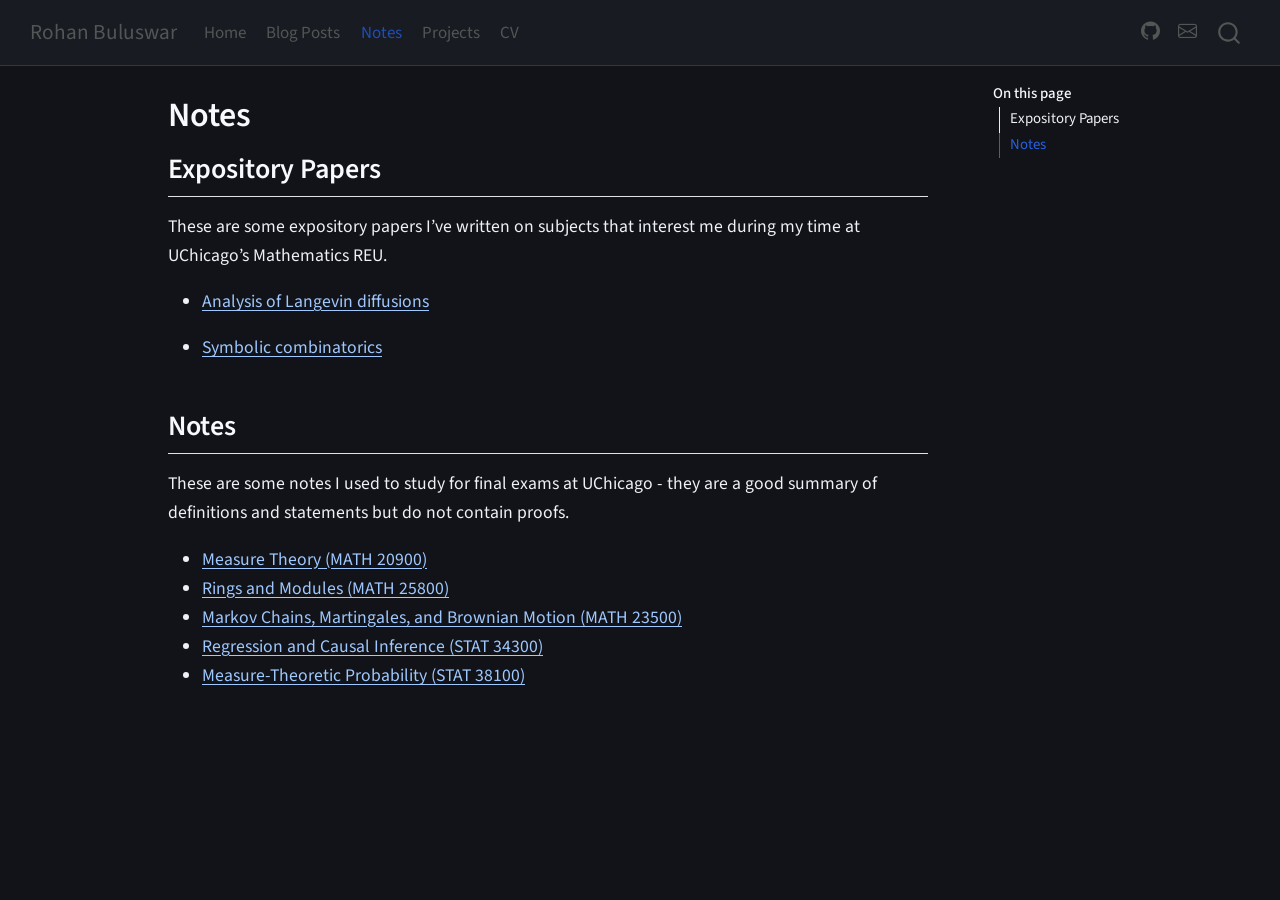
<file: docs/notes.html>
<!DOCTYPE html>
<html xmlns="http://www.w3.org/1999/xhtml" lang="en" xml:lang="en"><head>

<meta charset="utf-8">
<meta name="generator" content="quarto-1.9.38">

<meta name="viewport" content="width=device-width, initial-scale=1.0, user-scalable=yes">


<title>Notes – Rohan Buluswar</title>
<style>
/* Default styles provided by pandoc.
** See https://pandoc.org/MANUAL.html#variables-for-html for config info.
*/
code{white-space: pre-wrap;}
span.smallcaps{font-variant: small-caps;}
div.columns{display: flex; gap: min(4vw, 1.5em);}
div.column{flex: auto; overflow-x: auto;}
div.hanging-indent{margin-left: 1.5em; text-indent: -1.5em;}
ul.task-list{list-style: none;}
ul.task-list li input[type="checkbox"] {
  width: 0.8em;
  margin: 0 0.8em 0.2em -1em; /* quarto-specific, see https://github.com/quarto-dev/quarto-cli/issues/4556 */ 
  vertical-align: middle;
}
</style>


<script src="site_libs/quarto-nav/quarto-nav.js"></script>
<script src="site_libs/clipboard/clipboard.min.js"></script>
<script src="site_libs/quarto-search/autocomplete.umd.js"></script>
<script src="site_libs/quarto-search/fuse.min.js"></script>
<script src="site_libs/quarto-search/quarto-search.js"></script>
<meta name="quarto:offset" content="./">
<script src="site_libs/quarto-html/quarto.js" type="module"></script>
<script src="site_libs/quarto-html/tabsets/tabsets.js" type="module"></script>
<script src="site_libs/quarto-html/popper.min.js"></script>
<script src="site_libs/quarto-html/tippy.umd.min.js"></script>
<script src="site_libs/quarto-html/anchor.min.js"></script>
<link href="site_libs/quarto-html/tippy.css" rel="stylesheet">
<link href="site_libs/quarto-html/quarto-syntax-highlighting-15634bcf2e68342d4ad2dfa704d543f6.css" rel="stylesheet" id="quarto-text-highlighting-styles">
<script src="site_libs/bootstrap/bootstrap.min.js"></script>
<link href="site_libs/bootstrap/bootstrap-icons.css" rel="stylesheet">
<link href="site_libs/bootstrap/bootstrap-158031087360bce0ff56dc785ce39e06.min.css" rel="stylesheet" append-hash="true" id="quarto-bootstrap" data-mode="light">
<script id="quarto-search-options" type="application/json">{
  "location": "navbar",
  "copy-button": false,
  "collapse-after": 3,
  "panel-placement": "end",
  "type": "overlay",
  "limit": 50,
  "keyboard-shortcut": [
    "f",
    "/",
    "s"
  ],
  "show-item-context": false,
  "language": {
    "search-no-results-text": "No results",
    "search-matching-documents-text": "matching documents",
    "search-copy-link-title": "Copy link to search",
    "search-hide-matches-text": "Hide additional matches",
    "search-more-match-text": "more match in this document",
    "search-more-matches-text": "more matches in this document",
    "search-clear-button-title": "Clear",
    "search-text-placeholder": "",
    "search-detached-cancel-button-title": "Cancel",
    "search-submit-button-title": "Submit",
    "search-label": "Search"
  }
}</script>


<link rel="stylesheet" href="styles.css">
</head>

<body class="nav-fixed quarto-light">

<div id="quarto-search-results"></div>
  <header id="quarto-header" class="headroom fixed-top">
    <nav class="navbar navbar-expand-lg " data-bs-theme="dark">
      <div class="navbar-container container-fluid">
      <div class="navbar-brand-container mx-auto">
    <a class="navbar-brand" href="./index.html">
    <span class="navbar-title">Rohan Buluswar</span>
    </a>
  </div>
            <div id="quarto-search" class="" title="Search"></div>
          <button class="navbar-toggler" type="button" data-bs-toggle="collapse" data-bs-target="#navbarCollapse" aria-controls="navbarCollapse" role="menu" aria-expanded="false" aria-label="Toggle navigation" onclick="if (window.quartoToggleHeadroom) { window.quartoToggleHeadroom(); }">
  <span class="navbar-toggler-icon"></span>
</button>
          <div class="collapse navbar-collapse" id="navbarCollapse">
            <ul class="navbar-nav navbar-nav-scroll me-auto">
  <li class="nav-item">
    <a class="nav-link" href="./index.html"> 
<span class="menu-text">Home</span></a>
  </li>  
  <li class="nav-item">
    <a class="nav-link" href="./posts/index.html"> 
<span class="menu-text">Blog Posts</span></a>
  </li>  
  <li class="nav-item">
    <a class="nav-link active" href="./notes.html" aria-current="page"> 
<span class="menu-text">Notes</span></a>
  </li>  
  <li class="nav-item">
    <a class="nav-link" href="./projects.html"> 
<span class="menu-text">Projects</span></a>
  </li>  
  <li class="nav-item">
    <a class="nav-link" href="./cv.html"> 
<span class="menu-text">CV</span></a>
  </li>  
</ul>
            <ul class="navbar-nav navbar-nav-scroll ms-auto">
  <li class="nav-item compact">
    <a class="nav-link" href="https://github.com/rbuluswar"> <i class="bi bi-github" role="img">
</i> 
<span class="menu-text"></span></a>
  </li>  
  <li class="nav-item compact">
    <a class="nav-link" href="mailto:buluswar@wharton.upenn.edu"> <i class="bi bi-envelope" role="img">
</i> 
<span class="menu-text"></span></a>
  </li>  
</ul>
          </div> <!-- /navcollapse -->
            <div class="quarto-navbar-tools">
</div>
      </div> <!-- /container-fluid -->
    </nav>
</header>
<!-- content -->
<div id="quarto-content" class="quarto-container page-columns page-rows-contents page-layout-article page-navbar">
<!-- sidebar -->
<!-- margin-sidebar -->
    <div id="quarto-margin-sidebar" class="sidebar margin-sidebar">
        <nav id="TOC" role="doc-toc" class="toc-active">
    <h2 id="toc-title">On this page</h2>
   
  <ul>
  <li><a href="#expository-papers" id="toc-expository-papers" class="nav-link active" data-scroll-target="#expository-papers">Expository Papers</a></li>
  <li><a href="#notes" id="toc-notes" class="nav-link" data-scroll-target="#notes">Notes</a></li>
  </ul>
</nav>
    </div>
<!-- main -->
<main class="content" id="quarto-document-content">

<header id="title-block-header" class="quarto-title-block default">
<div class="quarto-title">
<h1 class="title">Notes</h1>
</div>



<div class="quarto-title-meta">

    
  
    
  </div>
  


</header>


<section id="expository-papers" class="level2">
<h2 class="anchored" data-anchor-id="expository-papers">Expository Papers</h2>
<p>These are some expository papers I’ve written on subjects that interest me during my time at UChicago’s Mathematics REU.</p>
<ul>
<li><p><a href="REU2024.pdf">Analysis of Langevin diffusions</a></p></li>
<li><p><a href="REU2023.pdf">Symbolic combinatorics</a></p></li>
</ul>
</section>
<section id="notes" class="level2">
<h2 class="anchored" data-anchor-id="notes">Notes</h2>
<p>These are some notes I used to study for final exams at UChicago - they are a good summary of definitions and statements but do not contain proofs.</p>
<ul>
<li><a href="20900.pdf">Measure Theory (MATH 20900)</a></li>
<li><a href="25800.pdf">Rings and Modules (MATH 25800)</a></li>
<li><a href="23500.pdf">Markov Chains, Martingales, and Brownian Motion (MATH 23500)</a></li>
<li><a href="34300.pdf">Regression and Causal Inference (STAT 34300)</a></li>
<li><a href="38100.pdf">Measure-Theoretic Probability (STAT 38100)</a></li>
</ul>


</section>

</main> <!-- /main -->
<script id="quarto-html-after-body" type="application/javascript">
  window.document.addEventListener("DOMContentLoaded", function (event) {
    const icon = "";
    const anchorJS = new window.AnchorJS();
    anchorJS.options = {
      placement: 'right',
      icon: icon
    };
    anchorJS.add('.anchored');
    const isCodeAnnotation = (el) => {
      for (const clz of el.classList) {
        if (clz.startsWith('code-annotation-')) {                     
          return true;
        }
      }
      return false;
    }
    const onCopySuccess = function(e) {
      // button target
      const button = e.trigger;
      // don't keep focus
      button.blur();
      // flash "checked"
      button.classList.add('code-copy-button-checked');
      var currentTitle = button.getAttribute("title");
      button.setAttribute("title", "Copied!");
      let tooltip;
      if (window.bootstrap) {
        button.setAttribute("data-bs-toggle", "tooltip");
        button.setAttribute("data-bs-placement", "left");
        button.setAttribute("data-bs-title", "Copied!");
        tooltip = new bootstrap.Tooltip(button, 
          { trigger: "manual", 
            customClass: "code-copy-button-tooltip",
            offset: [0, -8]});
        tooltip.show();    
      }
      setTimeout(function() {
        if (tooltip) {
          tooltip.hide();
          button.removeAttribute("data-bs-title");
          button.removeAttribute("data-bs-toggle");
          button.removeAttribute("data-bs-placement");
        }
        button.setAttribute("title", currentTitle);
        button.classList.remove('code-copy-button-checked');
      }, 1000);
      // clear code selection
      e.clearSelection();
    }
    const getTextToCopy = function(trigger) {
      const outerScaffold = trigger.parentElement.cloneNode(true);
      const codeEl = outerScaffold.querySelector('code');
      for (const childEl of codeEl.children) {
        if (isCodeAnnotation(childEl)) {
          childEl.remove();
        }
      }
      return codeEl.innerText;
    }
    const clipboard = new window.ClipboardJS('.code-copy-button:not([data-in-quarto-modal])', {
      text: getTextToCopy
    });
    clipboard.on('success', onCopySuccess);
    if (window.document.getElementById('quarto-embedded-source-code-modal')) {
      const clipboardModal = new window.ClipboardJS('.code-copy-button[data-in-quarto-modal]', {
        text: getTextToCopy,
        container: window.document.getElementById('quarto-embedded-source-code-modal')
      });
      clipboardModal.on('success', onCopySuccess);
    }
      var localhostRegex = new RegExp(/^(?:http|https):\/\/localhost\:?[0-9]*\//);
      var mailtoRegex = new RegExp(/^mailto:/);
        var filterRegex = new RegExp("https:\/\/rbuluswar\.github\.io");
      var isInternal = (href) => {
          return filterRegex.test(href) || localhostRegex.test(href) || mailtoRegex.test(href);
      }
      // Inspect non-navigation links and adorn them if external
     var links = window.document.querySelectorAll('a[href]:not(.nav-link):not(.navbar-brand):not(.toc-action):not(.sidebar-link):not(.sidebar-item-toggle):not(.pagination-link):not(.no-external):not([aria-hidden]):not(.dropdown-item):not(.quarto-navigation-tool):not(.about-link)');
      for (var i=0; i<links.length; i++) {
        const link = links[i];
        if (!isInternal(link.href)) {
          // undo the damage that might have been done by quarto-nav.js in the case of
          // links that we want to consider external
          if (link.dataset.originalHref !== undefined) {
            link.href = link.dataset.originalHref;
          }
        }
      }
    function tippyHover(el, contentFn, onTriggerFn, onUntriggerFn) {
      const config = {
        allowHTML: true,
        maxWidth: 500,
        delay: 100,
        arrow: false,
        appendTo: function(el) {
            return el.parentElement;
        },
        interactive: true,
        interactiveBorder: 10,
        theme: 'quarto',
        placement: 'bottom-start',
      };
      if (contentFn) {
        config.content = contentFn;
      }
      if (onTriggerFn) {
        config.onTrigger = onTriggerFn;
      }
      if (onUntriggerFn) {
        config.onUntrigger = onUntriggerFn;
      }
      window.tippy(el, config); 
    }
    const noterefs = window.document.querySelectorAll('a[role="doc-noteref"]');
    for (var i=0; i<noterefs.length; i++) {
      const ref = noterefs[i];
      tippyHover(ref, function() {
        // use id or data attribute instead here
        let href = ref.getAttribute('data-footnote-href') || ref.getAttribute('href');
        try { href = new URL(href).hash; } catch {}
        const id = href.replace(/^#\/?/, "");
        const note = window.document.getElementById(id);
        if (note) {
          return note.innerHTML;
        } else {
          return "";
        }
      });
    }
    const xrefs = window.document.querySelectorAll('a.quarto-xref');
    const processXRef = (id, note) => {
      // Strip column container classes
      const stripColumnClz = (el) => {
        el.classList.remove("page-full", "page-columns");
        if (el.children) {
          for (const child of el.children) {
            stripColumnClz(child);
          }
        }
      }
      stripColumnClz(note)
      if (id === null || id.startsWith('sec-')) {
        // Special case sections, only their first couple elements
        const container = document.createElement("div");
        if (note.children && note.children.length > 2) {
          container.appendChild(note.children[0].cloneNode(true));
          for (let i = 1; i < note.children.length; i++) {
            const child = note.children[i];
            if (child.tagName === "P" && child.innerText === "") {
              continue;
            } else {
              container.appendChild(child.cloneNode(true));
              break;
            }
          }
          if (window.Quarto?.typesetMath) {
            window.Quarto.typesetMath(container);
          }
          return container.innerHTML
        } else {
          if (window.Quarto?.typesetMath) {
            window.Quarto.typesetMath(note);
          }
          return note.innerHTML;
        }
      } else {
        // Remove any anchor links if they are present
        const anchorLink = note.querySelector('a.anchorjs-link');
        if (anchorLink) {
          anchorLink.remove();
        }
        if (window.Quarto?.typesetMath) {
          window.Quarto.typesetMath(note);
        }
        if (note.classList.contains("callout")) {
          return note.outerHTML;
        } else {
          return note.innerHTML;
        }
      }
    }
    for (var i=0; i<xrefs.length; i++) {
      const xref = xrefs[i];
      tippyHover(xref, undefined, function(instance) {
        instance.disable();
        let url = xref.getAttribute('href');
        let hash = undefined; 
        if (url.startsWith('#')) {
          hash = url;
        } else {
          try { hash = new URL(url).hash; } catch {}
        }
        if (hash) {
          const id = hash.replace(/^#\/?/, "");
          const note = window.document.getElementById(id);
          if (note !== null) {
            try {
              const html = processXRef(id, note.cloneNode(true));
              instance.setContent(html);
            } finally {
              instance.enable();
              instance.show();
            }
          } else {
            // See if we can fetch this
            fetch(url.split('#')[0])
            .then(res => res.text())
            .then(html => {
              const parser = new DOMParser();
              const htmlDoc = parser.parseFromString(html, "text/html");
              const note = htmlDoc.getElementById(id);
              if (note !== null) {
                const html = processXRef(id, note);
                instance.setContent(html);
              } 
            }).finally(() => {
              instance.enable();
              instance.show();
            });
          }
        } else {
          // See if we can fetch a full url (with no hash to target)
          // This is a special case and we should probably do some content thinning / targeting
          fetch(url)
          .then(res => res.text())
          .then(html => {
            const parser = new DOMParser();
            const htmlDoc = parser.parseFromString(html, "text/html");
            const note = htmlDoc.querySelector('main.content');
            if (note !== null) {
              // This should only happen for chapter cross references
              // (since there is no id in the URL)
              // remove the first header
              if (note.children.length > 0 && note.children[0].tagName === "HEADER") {
                note.children[0].remove();
              }
              const html = processXRef(null, note);
              instance.setContent(html);
            } 
          }).finally(() => {
            instance.enable();
            instance.show();
          });
        }
      }, function(instance) {
      });
    }
        let selectedAnnoteEl;
        const selectorForAnnotation = ( cell, annotation) => {
          let cellAttr = 'data-code-cell="' + cell + '"';
          let lineAttr = 'data-code-annotation="' +  annotation + '"';
          const selector = 'span[' + cellAttr + '][' + lineAttr + ']';
          return selector;
        }
        const selectCodeLines = (annoteEl) => {
          const doc = window.document;
          const targetCell = annoteEl.getAttribute("data-target-cell");
          const targetAnnotation = annoteEl.getAttribute("data-target-annotation");
          const annoteSpan = window.document.querySelector(selectorForAnnotation(targetCell, targetAnnotation));
          const lines = annoteSpan.getAttribute("data-code-lines").split(",");
          const lineIds = lines.map((line) => {
            return targetCell + "-" + line;
          })
          let top = null;
          let height = null;
          let parent = null;
          if (lineIds.length > 0) {
              //compute the position of the single el (top and bottom and make a div)
              const el = window.document.getElementById(lineIds[0]);
              top = el.offsetTop;
              height = el.offsetHeight;
              parent = el.parentElement.parentElement;
            if (lineIds.length > 1) {
              const lastEl = window.document.getElementById(lineIds[lineIds.length - 1]);
              const bottom = lastEl.offsetTop + lastEl.offsetHeight;
              height = bottom - top;
            }
            if (top !== null && height !== null && parent !== null) {
              // cook up a div (if necessary) and position it 
              let div = window.document.getElementById("code-annotation-line-highlight");
              if (div === null) {
                div = window.document.createElement("div");
                div.setAttribute("id", "code-annotation-line-highlight");
                div.style.position = 'absolute';
                parent.appendChild(div);
              }
              div.style.top = top - 2 + "px";
              div.style.height = height + 4 + "px";
              div.style.left = 0;
              let gutterDiv = window.document.getElementById("code-annotation-line-highlight-gutter");
              if (gutterDiv === null) {
                gutterDiv = window.document.createElement("div");
                gutterDiv.setAttribute("id", "code-annotation-line-highlight-gutter");
                gutterDiv.style.position = 'absolute';
                const codeCell = window.document.getElementById(targetCell);
                const gutter = codeCell.querySelector('.code-annotation-gutter');
                gutter.appendChild(gutterDiv);
              }
              gutterDiv.style.top = top - 2 + "px";
              gutterDiv.style.height = height + 4 + "px";
            }
            selectedAnnoteEl = annoteEl;
          }
        };
        const unselectCodeLines = () => {
          const elementsIds = ["code-annotation-line-highlight", "code-annotation-line-highlight-gutter"];
          elementsIds.forEach((elId) => {
            const div = window.document.getElementById(elId);
            if (div) {
              div.remove();
            }
          });
          selectedAnnoteEl = undefined;
        };
          // Handle positioning of the toggle
      window.addEventListener(
        "resize",
        throttle(() => {
          elRect = undefined;
          if (selectedAnnoteEl) {
            selectCodeLines(selectedAnnoteEl);
          }
        }, 10)
      );
      function throttle(fn, ms) {
      let throttle = false;
      let timer;
        return (...args) => {
          if(!throttle) { // first call gets through
              fn.apply(this, args);
              throttle = true;
          } else { // all the others get throttled
              if(timer) clearTimeout(timer); // cancel #2
              timer = setTimeout(() => {
                fn.apply(this, args);
                timer = throttle = false;
              }, ms);
          }
        };
      }
        // Attach click handler to the DT
        const annoteDls = window.document.querySelectorAll('dt[data-target-cell]');
        for (const annoteDlNode of annoteDls) {
          annoteDlNode.addEventListener('click', (event) => {
            const clickedEl = event.target;
            if (clickedEl !== selectedAnnoteEl) {
              unselectCodeLines();
              const activeEl = window.document.querySelector('dt[data-target-cell].code-annotation-active');
              if (activeEl) {
                activeEl.classList.remove('code-annotation-active');
              }
              selectCodeLines(clickedEl);
              clickedEl.classList.add('code-annotation-active');
            } else {
              // Unselect the line
              unselectCodeLines();
              clickedEl.classList.remove('code-annotation-active');
            }
          });
        }
    const findCites = (el) => {
      const parentEl = el.parentElement;
      if (parentEl) {
        const cites = parentEl.dataset.cites;
        if (cites) {
          return {
            el,
            cites: cites.split(' ')
          };
        } else {
          return findCites(el.parentElement)
        }
      } else {
        return undefined;
      }
    };
    var bibliorefs = window.document.querySelectorAll('a[role="doc-biblioref"]');
    for (var i=0; i<bibliorefs.length; i++) {
      const ref = bibliorefs[i];
      const citeInfo = findCites(ref);
      if (citeInfo) {
        tippyHover(citeInfo.el, function() {
          var popup = window.document.createElement('div');
          citeInfo.cites.forEach(function(cite) {
            var citeDiv = window.document.createElement('div');
            citeDiv.classList.add('hanging-indent');
            citeDiv.classList.add('csl-entry');
            var biblioDiv = window.document.getElementById('ref-' + cite);
            if (biblioDiv) {
              citeDiv.innerHTML = biblioDiv.innerHTML;
            }
            popup.appendChild(citeDiv);
          });
          return popup.innerHTML;
        });
      }
    }
  });
  </script>
</div> <!-- /content -->




</body></html>
</file>
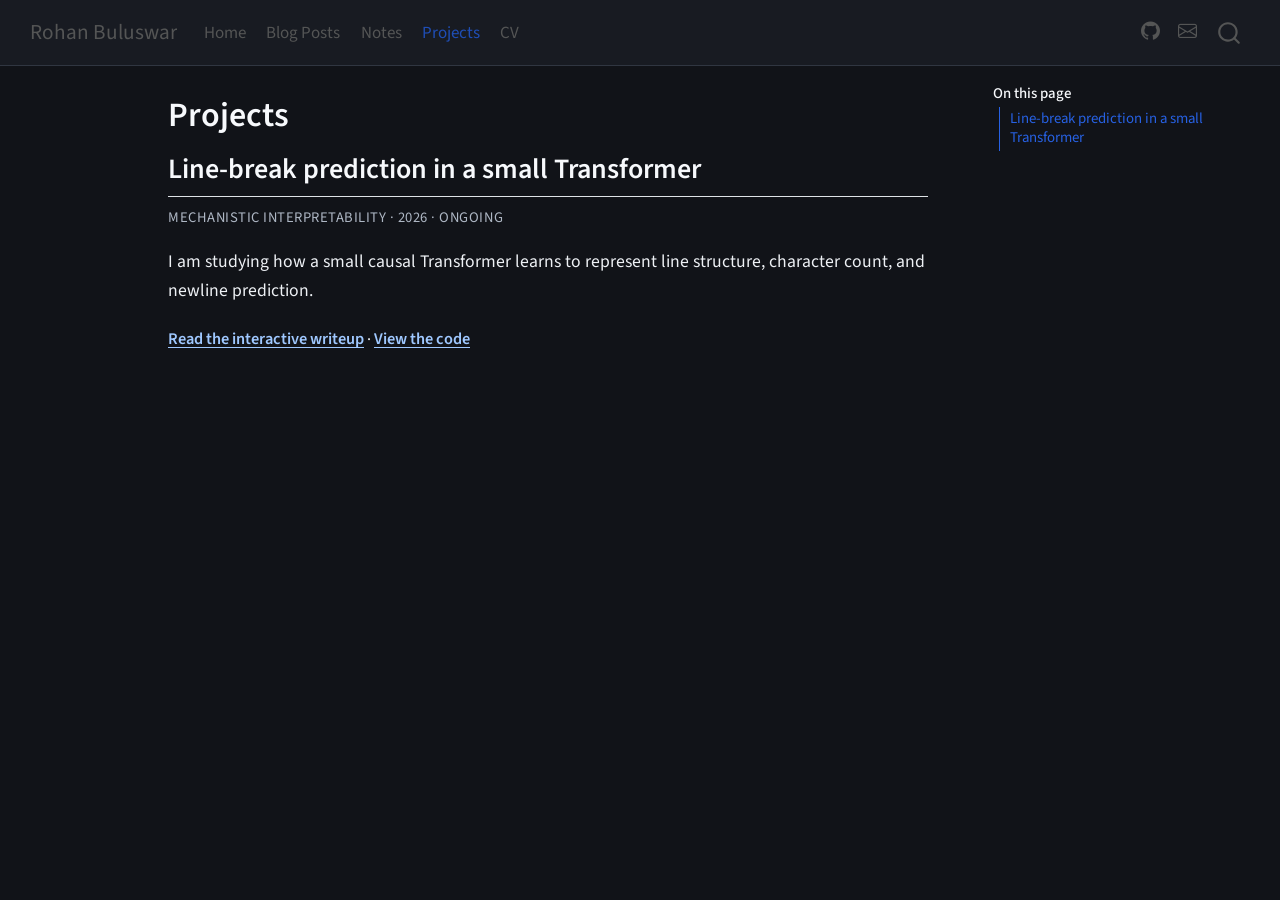
<file: docs/projects.html>
<!DOCTYPE html>
<html xmlns="http://www.w3.org/1999/xhtml" lang="en" xml:lang="en"><head>

<meta charset="utf-8">
<meta name="generator" content="quarto-1.9.38">

<meta name="viewport" content="width=device-width, initial-scale=1.0, user-scalable=yes">


<title>Projects – Rohan Buluswar</title>
<style>
/* Default styles provided by pandoc.
** See https://pandoc.org/MANUAL.html#variables-for-html for config info.
*/
code{white-space: pre-wrap;}
span.smallcaps{font-variant: small-caps;}
div.columns{display: flex; gap: min(4vw, 1.5em);}
div.column{flex: auto; overflow-x: auto;}
div.hanging-indent{margin-left: 1.5em; text-indent: -1.5em;}
ul.task-list{list-style: none;}
ul.task-list li input[type="checkbox"] {
  width: 0.8em;
  margin: 0 0.8em 0.2em -1em; /* quarto-specific, see https://github.com/quarto-dev/quarto-cli/issues/4556 */ 
  vertical-align: middle;
}
</style>


<script src="site_libs/quarto-nav/quarto-nav.js"></script>
<script src="site_libs/clipboard/clipboard.min.js"></script>
<script src="site_libs/quarto-search/autocomplete.umd.js"></script>
<script src="site_libs/quarto-search/fuse.min.js"></script>
<script src="site_libs/quarto-search/quarto-search.js"></script>
<meta name="quarto:offset" content="./">
<script src="site_libs/quarto-html/quarto.js" type="module"></script>
<script src="site_libs/quarto-html/tabsets/tabsets.js" type="module"></script>
<script src="site_libs/quarto-html/popper.min.js"></script>
<script src="site_libs/quarto-html/tippy.umd.min.js"></script>
<script src="site_libs/quarto-html/anchor.min.js"></script>
<link href="site_libs/quarto-html/tippy.css" rel="stylesheet">
<link href="site_libs/quarto-html/quarto-syntax-highlighting-15634bcf2e68342d4ad2dfa704d543f6.css" rel="stylesheet" id="quarto-text-highlighting-styles">
<script src="site_libs/bootstrap/bootstrap.min.js"></script>
<link href="site_libs/bootstrap/bootstrap-icons.css" rel="stylesheet">
<link href="site_libs/bootstrap/bootstrap-158031087360bce0ff56dc785ce39e06.min.css" rel="stylesheet" append-hash="true" id="quarto-bootstrap" data-mode="light">
<script id="quarto-search-options" type="application/json">{
  "location": "navbar",
  "copy-button": false,
  "collapse-after": 3,
  "panel-placement": "end",
  "type": "overlay",
  "limit": 50,
  "keyboard-shortcut": [
    "f",
    "/",
    "s"
  ],
  "show-item-context": false,
  "language": {
    "search-no-results-text": "No results",
    "search-matching-documents-text": "matching documents",
    "search-copy-link-title": "Copy link to search",
    "search-hide-matches-text": "Hide additional matches",
    "search-more-match-text": "more match in this document",
    "search-more-matches-text": "more matches in this document",
    "search-clear-button-title": "Clear",
    "search-text-placeholder": "",
    "search-detached-cancel-button-title": "Cancel",
    "search-submit-button-title": "Submit",
    "search-label": "Search"
  }
}</script>


<link rel="stylesheet" href="styles.css">
</head>

<body class="nav-fixed quarto-light">

<div id="quarto-search-results"></div>
  <header id="quarto-header" class="headroom fixed-top">
    <nav class="navbar navbar-expand-lg " data-bs-theme="dark">
      <div class="navbar-container container-fluid">
      <div class="navbar-brand-container mx-auto">
    <a class="navbar-brand" href="./index.html">
    <span class="navbar-title">Rohan Buluswar</span>
    </a>
  </div>
            <div id="quarto-search" class="" title="Search"></div>
          <button class="navbar-toggler" type="button" data-bs-toggle="collapse" data-bs-target="#navbarCollapse" aria-controls="navbarCollapse" role="menu" aria-expanded="false" aria-label="Toggle navigation" onclick="if (window.quartoToggleHeadroom) { window.quartoToggleHeadroom(); }">
  <span class="navbar-toggler-icon"></span>
</button>
          <div class="collapse navbar-collapse" id="navbarCollapse">
            <ul class="navbar-nav navbar-nav-scroll me-auto">
  <li class="nav-item">
    <a class="nav-link" href="./index.html"> 
<span class="menu-text">Home</span></a>
  </li>  
  <li class="nav-item">
    <a class="nav-link" href="./posts/index.html"> 
<span class="menu-text">Blog Posts</span></a>
  </li>  
  <li class="nav-item">
    <a class="nav-link" href="./notes.html"> 
<span class="menu-text">Notes</span></a>
  </li>  
  <li class="nav-item">
    <a class="nav-link active" href="./projects.html" aria-current="page"> 
<span class="menu-text">Projects</span></a>
  </li>  
  <li class="nav-item">
    <a class="nav-link" href="./cv.html"> 
<span class="menu-text">CV</span></a>
  </li>  
</ul>
            <ul class="navbar-nav navbar-nav-scroll ms-auto">
  <li class="nav-item compact">
    <a class="nav-link" href="https://github.com/rbuluswar"> <i class="bi bi-github" role="img">
</i> 
<span class="menu-text"></span></a>
  </li>  
  <li class="nav-item compact">
    <a class="nav-link" href="mailto:buluswar@wharton.upenn.edu"> <i class="bi bi-envelope" role="img">
</i> 
<span class="menu-text"></span></a>
  </li>  
</ul>
          </div> <!-- /navcollapse -->
            <div class="quarto-navbar-tools">
</div>
      </div> <!-- /container-fluid -->
    </nav>
</header>
<!-- content -->
<div id="quarto-content" class="quarto-container page-columns page-rows-contents page-layout-article page-navbar">
<!-- sidebar -->
<!-- margin-sidebar -->
    <div id="quarto-margin-sidebar" class="sidebar margin-sidebar">
        <nav id="TOC" role="doc-toc" class="toc-active">
    <h2 id="toc-title">On this page</h2>
   
  <ul>
  <li><a href="#line-break-prediction-in-a-small-transformer" id="toc-line-break-prediction-in-a-small-transformer" class="nav-link active" data-scroll-target="#line-break-prediction-in-a-small-transformer">Line-break prediction in a small Transformer</a></li>
  </ul>
</nav>
    </div>
<!-- main -->
<main class="content" id="quarto-document-content">

<header id="title-block-header" class="quarto-title-block default">
<div class="quarto-title">
<h1 class="title">Projects</h1>
</div>



<div class="quarto-title-meta">

    
  
    
  </div>
  


</header>


<section id="line-break-prediction-in-a-small-transformer" class="level2 project-entry">
<h2 class="anchored" data-anchor-id="line-break-prediction-in-a-small-transformer">Line-break prediction in a small Transformer</h2>
<p class="project-meta">
Mechanistic interpretability · 2026 · Ongoing
</p>
<p>I am studying how a small causal Transformer learns to represent line structure, character count, and newline prediction.</p>
<p class="project-links">
<a href="posts/line-break-project/">Read the interactive writeup</a> · <a href="https://github.com/rbuluswar/Line-Break-Project">View the code</a>
</p>
</section>



</main> <!-- /main -->
<script id="quarto-html-after-body" type="application/javascript">
  window.document.addEventListener("DOMContentLoaded", function (event) {
    const icon = "";
    const anchorJS = new window.AnchorJS();
    anchorJS.options = {
      placement: 'right',
      icon: icon
    };
    anchorJS.add('.anchored');
    const isCodeAnnotation = (el) => {
      for (const clz of el.classList) {
        if (clz.startsWith('code-annotation-')) {                     
          return true;
        }
      }
      return false;
    }
    const onCopySuccess = function(e) {
      // button target
      const button = e.trigger;
      // don't keep focus
      button.blur();
      // flash "checked"
      button.classList.add('code-copy-button-checked');
      var currentTitle = button.getAttribute("title");
      button.setAttribute("title", "Copied!");
      let tooltip;
      if (window.bootstrap) {
        button.setAttribute("data-bs-toggle", "tooltip");
        button.setAttribute("data-bs-placement", "left");
        button.setAttribute("data-bs-title", "Copied!");
        tooltip = new bootstrap.Tooltip(button, 
          { trigger: "manual", 
            customClass: "code-copy-button-tooltip",
            offset: [0, -8]});
        tooltip.show();    
      }
      setTimeout(function() {
        if (tooltip) {
          tooltip.hide();
          button.removeAttribute("data-bs-title");
          button.removeAttribute("data-bs-toggle");
          button.removeAttribute("data-bs-placement");
        }
        button.setAttribute("title", currentTitle);
        button.classList.remove('code-copy-button-checked');
      }, 1000);
      // clear code selection
      e.clearSelection();
    }
    const getTextToCopy = function(trigger) {
      const outerScaffold = trigger.parentElement.cloneNode(true);
      const codeEl = outerScaffold.querySelector('code');
      for (const childEl of codeEl.children) {
        if (isCodeAnnotation(childEl)) {
          childEl.remove();
        }
      }
      return codeEl.innerText;
    }
    const clipboard = new window.ClipboardJS('.code-copy-button:not([data-in-quarto-modal])', {
      text: getTextToCopy
    });
    clipboard.on('success', onCopySuccess);
    if (window.document.getElementById('quarto-embedded-source-code-modal')) {
      const clipboardModal = new window.ClipboardJS('.code-copy-button[data-in-quarto-modal]', {
        text: getTextToCopy,
        container: window.document.getElementById('quarto-embedded-source-code-modal')
      });
      clipboardModal.on('success', onCopySuccess);
    }
      var localhostRegex = new RegExp(/^(?:http|https):\/\/localhost\:?[0-9]*\//);
      var mailtoRegex = new RegExp(/^mailto:/);
        var filterRegex = new RegExp("https:\/\/rbuluswar\.github\.io");
      var isInternal = (href) => {
          return filterRegex.test(href) || localhostRegex.test(href) || mailtoRegex.test(href);
      }
      // Inspect non-navigation links and adorn them if external
     var links = window.document.querySelectorAll('a[href]:not(.nav-link):not(.navbar-brand):not(.toc-action):not(.sidebar-link):not(.sidebar-item-toggle):not(.pagination-link):not(.no-external):not([aria-hidden]):not(.dropdown-item):not(.quarto-navigation-tool):not(.about-link)');
      for (var i=0; i<links.length; i++) {
        const link = links[i];
        if (!isInternal(link.href)) {
          // undo the damage that might have been done by quarto-nav.js in the case of
          // links that we want to consider external
          if (link.dataset.originalHref !== undefined) {
            link.href = link.dataset.originalHref;
          }
        }
      }
    function tippyHover(el, contentFn, onTriggerFn, onUntriggerFn) {
      const config = {
        allowHTML: true,
        maxWidth: 500,
        delay: 100,
        arrow: false,
        appendTo: function(el) {
            return el.parentElement;
        },
        interactive: true,
        interactiveBorder: 10,
        theme: 'quarto',
        placement: 'bottom-start',
      };
      if (contentFn) {
        config.content = contentFn;
      }
      if (onTriggerFn) {
        config.onTrigger = onTriggerFn;
      }
      if (onUntriggerFn) {
        config.onUntrigger = onUntriggerFn;
      }
      window.tippy(el, config); 
    }
    const noterefs = window.document.querySelectorAll('a[role="doc-noteref"]');
    for (var i=0; i<noterefs.length; i++) {
      const ref = noterefs[i];
      tippyHover(ref, function() {
        // use id or data attribute instead here
        let href = ref.getAttribute('data-footnote-href') || ref.getAttribute('href');
        try { href = new URL(href).hash; } catch {}
        const id = href.replace(/^#\/?/, "");
        const note = window.document.getElementById(id);
        if (note) {
          return note.innerHTML;
        } else {
          return "";
        }
      });
    }
    const xrefs = window.document.querySelectorAll('a.quarto-xref');
    const processXRef = (id, note) => {
      // Strip column container classes
      const stripColumnClz = (el) => {
        el.classList.remove("page-full", "page-columns");
        if (el.children) {
          for (const child of el.children) {
            stripColumnClz(child);
          }
        }
      }
      stripColumnClz(note)
      if (id === null || id.startsWith('sec-')) {
        // Special case sections, only their first couple elements
        const container = document.createElement("div");
        if (note.children && note.children.length > 2) {
          container.appendChild(note.children[0].cloneNode(true));
          for (let i = 1; i < note.children.length; i++) {
            const child = note.children[i];
            if (child.tagName === "P" && child.innerText === "") {
              continue;
            } else {
              container.appendChild(child.cloneNode(true));
              break;
            }
          }
          if (window.Quarto?.typesetMath) {
            window.Quarto.typesetMath(container);
          }
          return container.innerHTML
        } else {
          if (window.Quarto?.typesetMath) {
            window.Quarto.typesetMath(note);
          }
          return note.innerHTML;
        }
      } else {
        // Remove any anchor links if they are present
        const anchorLink = note.querySelector('a.anchorjs-link');
        if (anchorLink) {
          anchorLink.remove();
        }
        if (window.Quarto?.typesetMath) {
          window.Quarto.typesetMath(note);
        }
        if (note.classList.contains("callout")) {
          return note.outerHTML;
        } else {
          return note.innerHTML;
        }
      }
    }
    for (var i=0; i<xrefs.length; i++) {
      const xref = xrefs[i];
      tippyHover(xref, undefined, function(instance) {
        instance.disable();
        let url = xref.getAttribute('href');
        let hash = undefined; 
        if (url.startsWith('#')) {
          hash = url;
        } else {
          try { hash = new URL(url).hash; } catch {}
        }
        if (hash) {
          const id = hash.replace(/^#\/?/, "");
          const note = window.document.getElementById(id);
          if (note !== null) {
            try {
              const html = processXRef(id, note.cloneNode(true));
              instance.setContent(html);
            } finally {
              instance.enable();
              instance.show();
            }
          } else {
            // See if we can fetch this
            fetch(url.split('#')[0])
            .then(res => res.text())
            .then(html => {
              const parser = new DOMParser();
              const htmlDoc = parser.parseFromString(html, "text/html");
              const note = htmlDoc.getElementById(id);
              if (note !== null) {
                const html = processXRef(id, note);
                instance.setContent(html);
              } 
            }).finally(() => {
              instance.enable();
              instance.show();
            });
          }
        } else {
          // See if we can fetch a full url (with no hash to target)
          // This is a special case and we should probably do some content thinning / targeting
          fetch(url)
          .then(res => res.text())
          .then(html => {
            const parser = new DOMParser();
            const htmlDoc = parser.parseFromString(html, "text/html");
            const note = htmlDoc.querySelector('main.content');
            if (note !== null) {
              // This should only happen for chapter cross references
              // (since there is no id in the URL)
              // remove the first header
              if (note.children.length > 0 && note.children[0].tagName === "HEADER") {
                note.children[0].remove();
              }
              const html = processXRef(null, note);
              instance.setContent(html);
            } 
          }).finally(() => {
            instance.enable();
            instance.show();
          });
        }
      }, function(instance) {
      });
    }
        let selectedAnnoteEl;
        const selectorForAnnotation = ( cell, annotation) => {
          let cellAttr = 'data-code-cell="' + cell + '"';
          let lineAttr = 'data-code-annotation="' +  annotation + '"';
          const selector = 'span[' + cellAttr + '][' + lineAttr + ']';
          return selector;
        }
        const selectCodeLines = (annoteEl) => {
          const doc = window.document;
          const targetCell = annoteEl.getAttribute("data-target-cell");
          const targetAnnotation = annoteEl.getAttribute("data-target-annotation");
          const annoteSpan = window.document.querySelector(selectorForAnnotation(targetCell, targetAnnotation));
          const lines = annoteSpan.getAttribute("data-code-lines").split(",");
          const lineIds = lines.map((line) => {
            return targetCell + "-" + line;
          })
          let top = null;
          let height = null;
          let parent = null;
          if (lineIds.length > 0) {
              //compute the position of the single el (top and bottom and make a div)
              const el = window.document.getElementById(lineIds[0]);
              top = el.offsetTop;
              height = el.offsetHeight;
              parent = el.parentElement.parentElement;
            if (lineIds.length > 1) {
              const lastEl = window.document.getElementById(lineIds[lineIds.length - 1]);
              const bottom = lastEl.offsetTop + lastEl.offsetHeight;
              height = bottom - top;
            }
            if (top !== null && height !== null && parent !== null) {
              // cook up a div (if necessary) and position it 
              let div = window.document.getElementById("code-annotation-line-highlight");
              if (div === null) {
                div = window.document.createElement("div");
                div.setAttribute("id", "code-annotation-line-highlight");
                div.style.position = 'absolute';
                parent.appendChild(div);
              }
              div.style.top = top - 2 + "px";
              div.style.height = height + 4 + "px";
              div.style.left = 0;
              let gutterDiv = window.document.getElementById("code-annotation-line-highlight-gutter");
              if (gutterDiv === null) {
                gutterDiv = window.document.createElement("div");
                gutterDiv.setAttribute("id", "code-annotation-line-highlight-gutter");
                gutterDiv.style.position = 'absolute';
                const codeCell = window.document.getElementById(targetCell);
                const gutter = codeCell.querySelector('.code-annotation-gutter');
                gutter.appendChild(gutterDiv);
              }
              gutterDiv.style.top = top - 2 + "px";
              gutterDiv.style.height = height + 4 + "px";
            }
            selectedAnnoteEl = annoteEl;
          }
        };
        const unselectCodeLines = () => {
          const elementsIds = ["code-annotation-line-highlight", "code-annotation-line-highlight-gutter"];
          elementsIds.forEach((elId) => {
            const div = window.document.getElementById(elId);
            if (div) {
              div.remove();
            }
          });
          selectedAnnoteEl = undefined;
        };
          // Handle positioning of the toggle
      window.addEventListener(
        "resize",
        throttle(() => {
          elRect = undefined;
          if (selectedAnnoteEl) {
            selectCodeLines(selectedAnnoteEl);
          }
        }, 10)
      );
      function throttle(fn, ms) {
      let throttle = false;
      let timer;
        return (...args) => {
          if(!throttle) { // first call gets through
              fn.apply(this, args);
              throttle = true;
          } else { // all the others get throttled
              if(timer) clearTimeout(timer); // cancel #2
              timer = setTimeout(() => {
                fn.apply(this, args);
                timer = throttle = false;
              }, ms);
          }
        };
      }
        // Attach click handler to the DT
        const annoteDls = window.document.querySelectorAll('dt[data-target-cell]');
        for (const annoteDlNode of annoteDls) {
          annoteDlNode.addEventListener('click', (event) => {
            const clickedEl = event.target;
            if (clickedEl !== selectedAnnoteEl) {
              unselectCodeLines();
              const activeEl = window.document.querySelector('dt[data-target-cell].code-annotation-active');
              if (activeEl) {
                activeEl.classList.remove('code-annotation-active');
              }
              selectCodeLines(clickedEl);
              clickedEl.classList.add('code-annotation-active');
            } else {
              // Unselect the line
              unselectCodeLines();
              clickedEl.classList.remove('code-annotation-active');
            }
          });
        }
    const findCites = (el) => {
      const parentEl = el.parentElement;
      if (parentEl) {
        const cites = parentEl.dataset.cites;
        if (cites) {
          return {
            el,
            cites: cites.split(' ')
          };
        } else {
          return findCites(el.parentElement)
        }
      } else {
        return undefined;
      }
    };
    var bibliorefs = window.document.querySelectorAll('a[role="doc-biblioref"]');
    for (var i=0; i<bibliorefs.length; i++) {
      const ref = bibliorefs[i];
      const citeInfo = findCites(ref);
      if (citeInfo) {
        tippyHover(citeInfo.el, function() {
          var popup = window.document.createElement('div');
          citeInfo.cites.forEach(function(cite) {
            var citeDiv = window.document.createElement('div');
            citeDiv.classList.add('hanging-indent');
            citeDiv.classList.add('csl-entry');
            var biblioDiv = window.document.getElementById('ref-' + cite);
            if (biblioDiv) {
              citeDiv.innerHTML = biblioDiv.innerHTML;
            }
            popup.appendChild(citeDiv);
          });
          return popup.innerHTML;
        });
      }
    }
  });
  </script>
</div> <!-- /content -->




</body></html>
</file>
<file: docs/site_libs/quarto-html/tippy.css>
.tippy-box[data-animation=fade][data-state=hidden]{opacity:0}[data-tippy-root]{max-width:calc(100vw - 10px)}.tippy-box{position:relative;background-color:#333;color:#fff;border-radius:4px;font-size:14px;line-height:1.4;white-space:normal;outline:0;transition-property:transform,visibility,opacity}.tippy-box[data-placement^=top]>.tippy-arrow{bottom:0}.tippy-box[data-placement^=top]>.tippy-arrow:before{bottom:-7px;left:0;border-width:8px 8px 0;border-top-color:initial;transform-origin:center top}.tippy-box[data-placement^=bottom]>.tippy-arrow{top:0}.tippy-box[data-placement^=bottom]>.tippy-arrow:before{top:-7px;left:0;border-width:0 8px 8px;border-bottom-color:initial;transform-origin:center bottom}.tippy-box[data-placement^=left]>.tippy-arrow{right:0}.tippy-box[data-placement^=left]>.tippy-arrow:before{border-width:8px 0 8px 8px;border-left-color:initial;right:-7px;transform-origin:center left}.tippy-box[data-placement^=right]>.tippy-arrow{left:0}.tippy-box[data-placement^=right]>.tippy-arrow:before{left:-7px;border-width:8px 8px 8px 0;border-right-color:initial;transform-origin:center right}.tippy-box[data-inertia][data-state=visible]{transition-timing-function:cubic-bezier(.54,1.5,.38,1.11)}.tippy-arrow{width:16px;height:16px;color:#333}.tippy-arrow:before{content:"";position:absolute;border-color:transparent;border-style:solid}.tippy-content{position:relative;padding:5px 9px;z-index:1}
</file>
<file: docs/site_libs/quarto-html/quarto-syntax-highlighting-15634bcf2e68342d4ad2dfa704d543f6.css>
/* quarto syntax highlight colors */
:root {
  --quarto-hl-ot-color: #003B4F;
  --quarto-hl-at-color: #657422;
  --quarto-hl-ss-color: #20794D;
  --quarto-hl-an-color: #5E5E5E;
  --quarto-hl-fu-color: #4758AB;
  --quarto-hl-st-color: #20794D;
  --quarto-hl-cf-color: #003B4F;
  --quarto-hl-op-color: #5E5E5E;
  --quarto-hl-er-color: #AD0000;
  --quarto-hl-bn-color: #AD0000;
  --quarto-hl-al-color: #AD0000;
  --quarto-hl-va-color: #111111;
  --quarto-hl-bu-color: inherit;
  --quarto-hl-ex-color: inherit;
  --quarto-hl-pp-color: #AD0000;
  --quarto-hl-in-color: #5E5E5E;
  --quarto-hl-vs-color: #20794D;
  --quarto-hl-wa-color: #5E5E5E;
  --quarto-hl-do-color: #5E5E5E;
  --quarto-hl-im-color: #00769E;
  --quarto-hl-ch-color: #20794D;
  --quarto-hl-dt-color: #AD0000;
  --quarto-hl-fl-color: #AD0000;
  --quarto-hl-co-color: #5E5E5E;
  --quarto-hl-cv-color: #5E5E5E;
  --quarto-hl-cn-color: #8f5902;
  --quarto-hl-sc-color: #5E5E5E;
  --quarto-hl-dv-color: #AD0000;
  --quarto-hl-kw-color: #003B4F;
}

/* other quarto variables */
:root {
  --quarto-font-monospace: SFMono-Regular, Menlo, Monaco, Consolas, "Liberation Mono", "Courier New", monospace;
}

/* syntax highlight based on Pandoc's rules */
pre > code.sourceCode > span {
  color: #003B4F;
}

code.sourceCode > span {
  color: #003B4F;
}

div.sourceCode,
div.sourceCode pre.sourceCode {
  color: #003B4F;
}

/* Normal */
code span {
  color: #003B4F;
}

/* Alert */
code span.al {
  color: #AD0000;
  font-style: inherit;
}

/* Annotation */
code span.an {
  color: #5E5E5E;
  font-style: inherit;
}

/* Attribute */
code span.at {
  color: #657422;
  font-style: inherit;
}

/* BaseN */
code span.bn {
  color: #AD0000;
  font-style: inherit;
}

/* BuiltIn */
code span.bu {
  font-style: inherit;
}

/* ControlFlow */
code span.cf {
  color: #003B4F;
  font-weight: bold;
  font-style: inherit;
}

/* Char */
code span.ch {
  color: #20794D;
  font-style: inherit;
}

/* Constant */
code span.cn {
  color: #8f5902;
  font-style: inherit;
}

/* Comment */
code span.co {
  color: #5E5E5E;
  font-style: inherit;
}

/* CommentVar */
code span.cv {
  color: #5E5E5E;
  font-style: italic;
}

/* Documentation */
code span.do {
  color: #5E5E5E;
  font-style: italic;
}

/* DataType */
code span.dt {
  color: #AD0000;
  font-style: inherit;
}

/* DecVal */
code span.dv {
  color: #AD0000;
  font-style: inherit;
}

/* Error */
code span.er {
  color: #AD0000;
  font-style: inherit;
}

/* Extension */
code span.ex {
  font-style: inherit;
}

/* Float */
code span.fl {
  color: #AD0000;
  font-style: inherit;
}

/* Function */
code span.fu {
  color: #4758AB;
  font-style: inherit;
}

/* Import */
code span.im {
  color: #00769E;
  font-style: inherit;
}

/* Information */
code span.in {
  color: #5E5E5E;
  font-style: inherit;
}

/* Keyword */
code span.kw {
  color: #003B4F;
  font-weight: bold;
  font-style: inherit;
}

/* Operator */
code span.op {
  color: #5E5E5E;
  font-style: inherit;
}

/* Other */
code span.ot {
  color: #003B4F;
  font-style: inherit;
}

/* Preprocessor */
code span.pp {
  color: #AD0000;
  font-style: inherit;
}

/* SpecialChar */
code span.sc {
  color: #5E5E5E;
  font-style: inherit;
}

/* SpecialString */
code span.ss {
  color: #20794D;
  font-style: inherit;
}

/* String */
code span.st {
  color: #20794D;
  font-style: inherit;
}

/* Variable */
code span.va {
  color: #111111;
  font-style: inherit;
}

/* VerbatimString */
code span.vs {
  color: #20794D;
  font-style: inherit;
}

/* Warning */
code span.wa {
  color: #5E5E5E;
  font-style: italic;
}

.prevent-inlining {
  content: "</";
}

/*# sourceMappingURL=f23921c56f73e400b49028c9186a1aa0.css.map */
</file>
<file: docs/styles.css>
/* Improve readability of homepage text */
.quarto-about-jolla .about-contents {
  max-width: 850px;
  margin-left: auto;
  margin-right: auto;
  text-align: left;
  line-height: 1.7;
}

/* Keep the introductory heading centered, if desired */
.quarto-about-jolla .about-entity {
  text-align: center;
}

/* Give the homepage's Solana layout a little more horizontal breathing room. */
.quarto-about-solana {
  max-width: 900px;
  margin-left: auto;
  margin-right: auto;
}

.quarto-about-solana .about-contents {
  max-width: none;
}

/* css styles */




/* Overall page */
body {
  background-color: #111318;
  color: #eef1f5;
  line-height: 1.65;
}

/* Keep prose readable without making the site feel cramped. */
main.content {
  max-width: 760px;
  padding-top: 2.5rem;
  padding-bottom: 4rem;
}

main.content p,
main.content li {
  font-size: 1.04rem;
}

/* Links */
a {
  color: #9fc8ff;
}

a:hover {
  color: #d4b3ff;
}

/* Navbar */
.navbar {
  background-color: #181b22;
  border-bottom: 1px solid #303641;
}

/* Headings */
h1, h2, h3 {
  color: #f7f9fc;
  font-weight: 600;
}

h1 {
  margin-bottom: 1.5rem;
  line-height: 1.15;
}

h2 {
  margin-top: 2.75rem;
  margin-bottom: 0.9rem;
  line-height: 1.25;
}

h3 {
  margin-top: 2rem;
  margin-bottom: 0.65rem;
  line-height: 1.3;
}

/* Main text area */
.home-text {
  max-width: 800px;
  margin: 2rem auto;
  line-height: 1.7;
  font-size: 1.05rem;
}

/* Project listings */
.project-entry {
  margin: 0 0 3.25rem;
}

.project-entry h2 {
  margin-top: 0;
  margin-bottom: 0.55rem;
}

.project-meta {
  margin: 0 0 1rem;
  color: #aeb7c4;
  font-size: 0.86rem !important;
  letter-spacing: 0.035em;
  text-transform: uppercase;
}

.project-links {
  margin-top: 1.2rem;
  font-size: 0.96rem !important;
}

.project-links a {
  font-weight: 600;
}

/* Blog listing cards: wide, compact, and quiet against the dark page. */
.quarto-listing-container-grid .list {
  grid-template-columns: minmax(0, 1fr) !important;
  gap: 1rem;
}

.quarto-listing-container-grid .g-col-1 {
  grid-column: 1 / -1;
  max-width: 920px;
}

.quarto-listing-container-grid .quarto-grid-item.card {
  overflow: hidden;
  border: 1px solid #303844;
  border-radius: 16px;
  background: #1a1f27;
  box-shadow: 0 8px 24px rgba(0, 0, 0, 0.16);
  transition: background-color 160ms ease, border-color 160ms ease,
    transform 160ms ease;
}

.quarto-listing-container-grid .quarto-grid-item.card:hover {
  border-color: #435064;
  background: #1e252f;
  transform: translateY(-2px);
}

.quarto-listing-container-grid .listing-item-img-placeholder {
  display: none;
}

.quarto-listing-container-grid .quarto-grid-item .card-body {
  padding: 1.25rem 1.5rem 1.1rem;
}

.quarto-listing-container-grid .quarto-grid-item .card-title {
  margin-bottom: 0.55rem;
  color: #f4f7fb;
  font-size: 1.35rem;
  line-height: 1.25;
}

.quarto-listing-container-grid .quarto-grid-item .listing-description p {
  margin-bottom: 0;
  color: #c8d0dc;
  font-size: 1rem;
  line-height: 1.55;
}

.quarto-listing-container-grid .quarto-grid-item .card-attribution {
  margin-top: 0.9rem;
  color: #8f9bab;
  font-size: 0.82rem;
  letter-spacing: 0.035em;
  text-transform: uppercase;
}

@media (max-width: 767px) {
  main.content {
    padding-top: 1.75rem;
    padding-bottom: 2.5rem;
  }

  main.content p,
  main.content li {
    font-size: 1rem;
  }
}

/* Buttons */
.btn-primary {
  background-color: #355d98;
  border-color: #355d98;
}

.btn-primary:hover {
  background-color: #4778bd;
  border-color: #4778bd;
}


.about-image {
  border-radius: 12px;
  box-shadow: 0 6px 24px rgba(0, 0, 0, 0.35);
}

/* Dark-scheme surfaces and secondary text. */
pre,
code {
  background-color: #1b2028;
  color: #e6edf7;
}

blockquote {
  border-left-color: #465161;
}

.quarto-title-meta,
.about-contents p,
.project-entry p:not(.project-meta) {
  color: #eef1f5;
}
</file>
